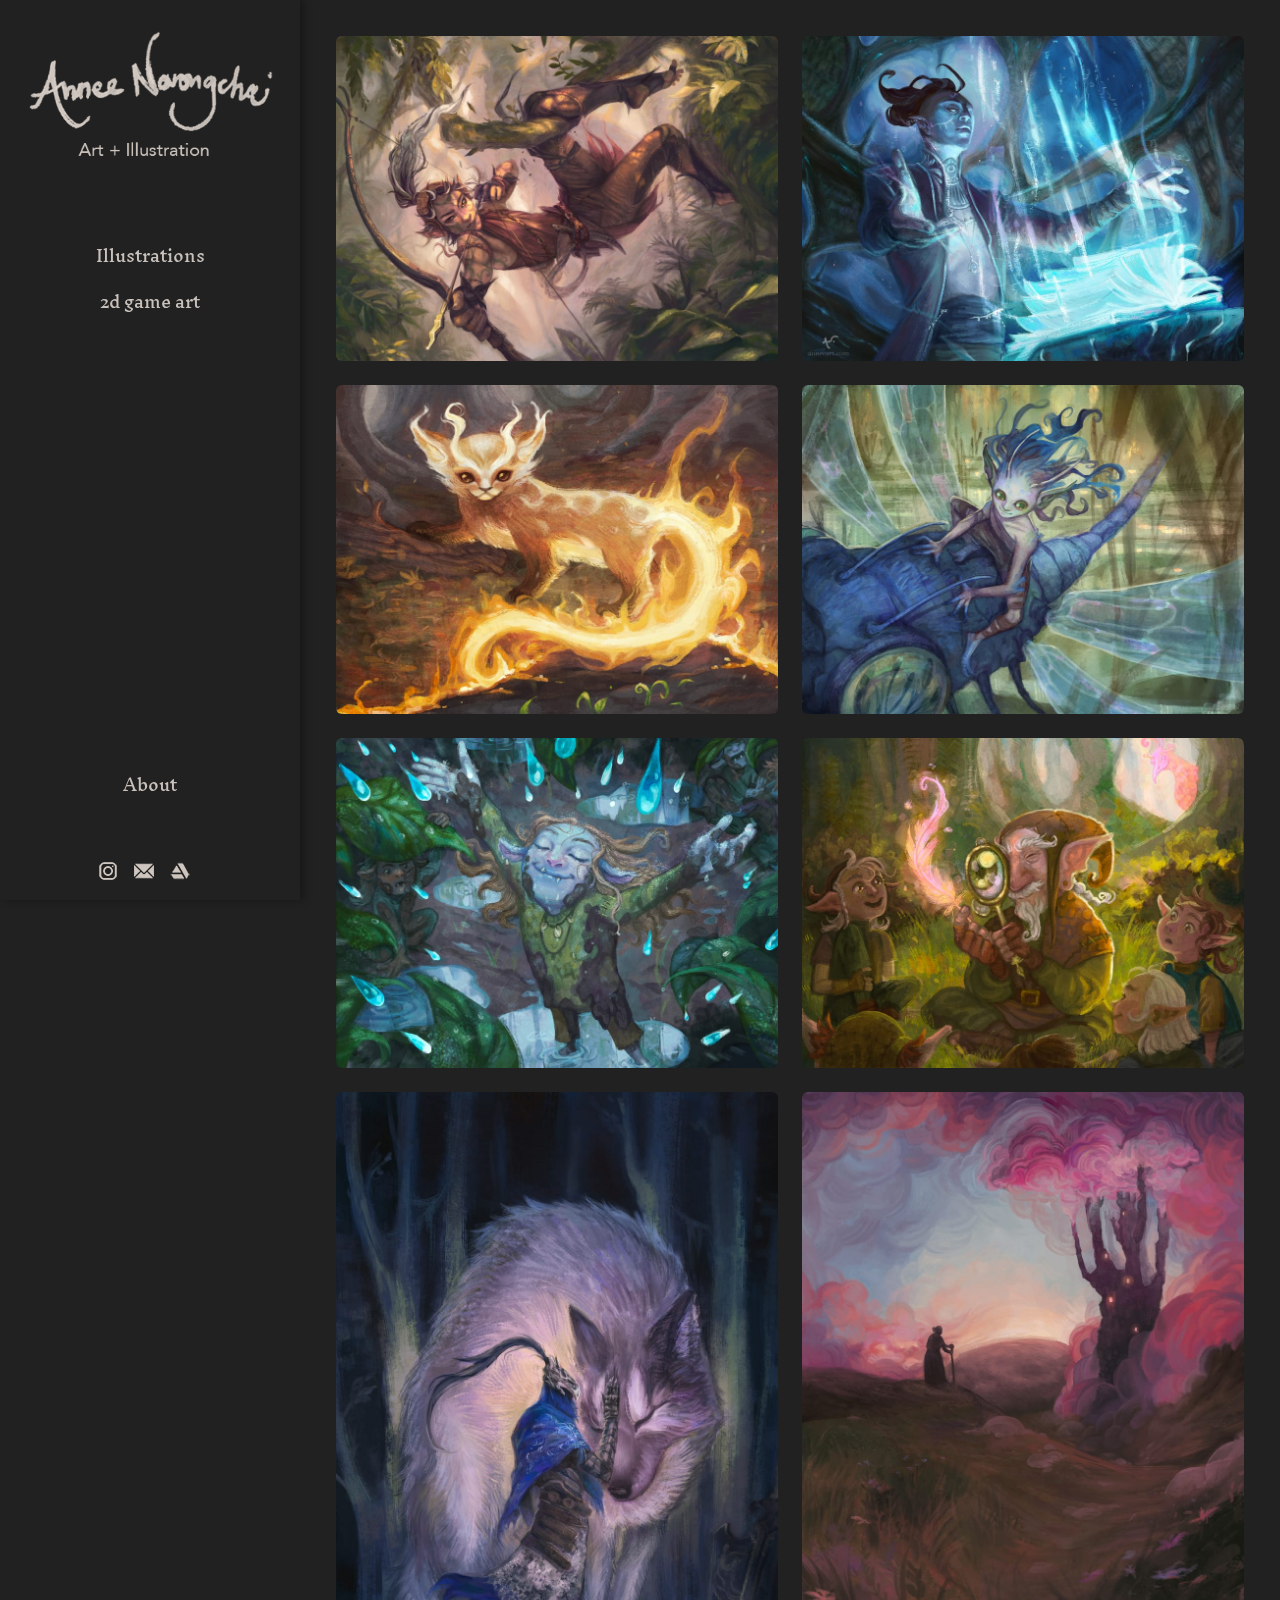
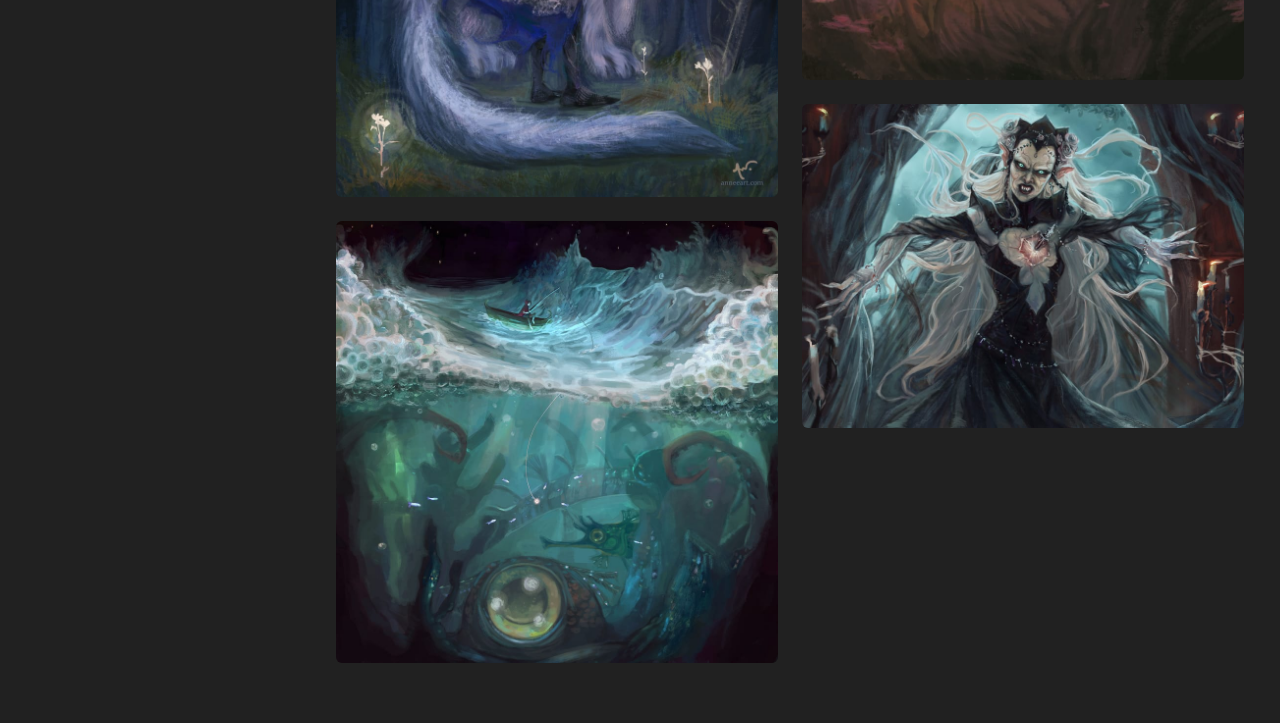
<file: index.html>
<!DOCTYPE html><script type="module" src="/_astro/index.astro_astro_type_script_index_0_lang.jGUUtbEC.js"></script><html lang="en" data-astro-cid-sckkx6r4> <head><meta charset="UTF-8"><meta name="viewport" content="width=device-width"><link rel="icon" href="favicon.ico"><meta name="generator" content="Astro v5.5.4"><meta name="description" content="Annee art"><title>Art by Annee</title><link rel="stylesheet" href="/_astro/index.HK2Gq9-U.css">
<style>@font-face{font-family:AMGaea;src:url(/fonts/AMGaea.ttf)}@font-face{font-family:Volkhov;src:url(/fonts/volkhov/Volkhov-Regular.ttf)}@font-face{font-family:Inknut_Antiqua;src:url(/fonts/Inknut_Antiqua/InknutAntiqua-Regular.ttf)}html,body{height:100%;font-family:Inknut_Antiqua;color:#ababab;line-height:1.4}h1,h2,h3,h4,h5,a{color:#c9c1bb}body{background-color:#212121;display:flex;flex-direction:column;padding:0;margin:0}a{text-decoration:none}a:hover{text-shadow:#fc0 1px 0 10px}.lg-download{display:none}.lg-backdrop{background-color:#0000007a!important}.lg-content{bottom:47px!important}.lg-counter{color:#fff!important}.lg-toolbar .lg-icon{font-size:30px!important;color:#fff!important}.social-icon[data-astro-cid-dv46nlzh]{background-size:cover;display:inline-block;margin-right:12px}img[data-astro-cid-dv46nlzh]{width:20px;height:20px}aside[data-astro-cid-ssfzsv2f]{position:sticky;top:0;display:flex;flex-direction:column;align-items:center;align-self:flex-start;height:calc(100vh - 14px);padding-bottom:14px;box-shadow:4px 0 8px #00000054}a[data-astro-cid-ssfzsv2f]{margin:12px;text-underline-offset:6px;text-align:center}a[data-astro-cid-ssfzsv2f].about{margin-top:auto;margin-bottom:64px}.logo-container[data-astro-cid-ssfzsv2f]{margin:24px 0}.logo[data-astro-cid-ssfzsv2f]{display:block;margin:auto;width:300px}.nav[data-astro-cid-ssfzsv2f]{display:flex;flex-direction:column;margin-top:24px}@media (max-width: 1024px){.logo[data-astro-cid-ssfzsv2f]{width:200px;height:unset}}@media screen and (max-width: 768px){aside[data-astro-cid-ssfzsv2f]{display:none}}header[data-astro-cid-3ef6ksr2]{display:none;align-items:center;margin:auto;flex-wrap:wrap}a[data-astro-cid-3ef6ksr2]{margin:0 12px;text-underline-offset:6px}.about[data-astro-cid-3ef6ksr2]{margin-left:auto;text-align:right;margin-right:72px}.logo[data-astro-cid-3ef6ksr2]{display:block;margin:auto;height:215px;width:401px}.nav[data-astro-cid-3ef6ksr2]{display:flex;flex-grow:1}@media (max-width: 768px){header[data-astro-cid-3ef6ksr2]{display:flex;margin-bottom:24px}.logo[data-astro-cid-3ef6ksr2]{width:200px;height:unset}.logo-container[data-astro-cid-3ef6ksr2]{width:100%}}@media (max-width: 610px){header[data-astro-cid-3ef6ksr2]{font-size:10px}}@media (max-width: 450px){header[data-astro-cid-3ef6ksr2]{font-size:10px}.nav[data-astro-cid-3ef6ksr2]{width:100%;justify-content:center}.about[data-astro-cid-3ef6ksr2]{margin-left:unset;margin-right:unset}.social-icons[data-astro-cid-3ef6ksr2]{width:100%;text-align:center;margin-top:8px}}main[data-astro-cid-sckkx6r4]{display:flex;flex-direction:row}content[data-astro-cid-sckkx6r4]{width:100%}@media (max-width: 1024px){main[data-astro-cid-sckkx6r4]{padding:10px 24px}}@media (max-width: 768px){main[data-astro-cid-sckkx6r4]{flex-direction:column}}@media (max-width: 512px){main[data-astro-cid-sckkx6r4]{padding:8px 12px}}
.column[data-astro-cid-xsatb4a7]{display:flex;flex-direction:column;width:50%;padding:12px}@media (max-width: 1024px){.column[data-astro-cid-xsatb4a7]{width:100%}}.image-container[data-astro-cid-xsatb4a7]{width:100%;position:relative;margin-bottom:24px;cursor:pointer}img[data-astro-cid-xsatb4a7]{display:block;width:100%;border-radius:6px}.hover-block[data-astro-cid-xsatb4a7]{flex-grow:1;height:100%;width:100%;align-items:center;justify-content:center;background-color:#0000;transition:background-color .4s ease-out;position:absolute;top:0;display:flex}.hover-block[data-astro-cid-xsatb4a7] .name[data-astro-cid-xsatb4a7]{display:none}.hover-block[data-astro-cid-xsatb4a7]:hover .name[data-astro-cid-xsatb4a7]{display:block}.image-container[data-astro-cid-xsatb4a7]:hover .hover-block[data-astro-cid-xsatb4a7]{background-color:#0000007c}.main-gallery[data-astro-cid-j7pv25f6]{display:flex;padding:24px}.two-columns[data-astro-cid-j7pv25f6]{display:flex}.one-column[data-astro-cid-j7pv25f6]{display:none}@media (max-width: 1024px){.two-columns[data-astro-cid-j7pv25f6]{display:none}.one-column[data-astro-cid-j7pv25f6]{display:flex;width:100%}}
</style></head> <body data-astro-cid-sckkx6r4> <main data-astro-cid-sckkx6r4> <header class="text-center header" data-astro-cid-3ef6ksr2> <a href="/" class="logo-container" data-astro-cid-3ef6ksr2> <img src="/logo.png" class="logo" fetchpriority="high" loading="eager" data-astro-cid-3ef6ksr2> </a> <div class="nav" data-astro-cid-3ef6ksr2> <a href="/" data-astro-cid-3ef6ksr2>Illustrations</a> <a href="/2d_art" data-astro-cid-3ef6ksr2>2d game art</a> <a href="/about" class="about" data-astro-cid-3ef6ksr2>About</a> </div> <div class="social-icons" data-astro-cid-3ef6ksr2> <div class="social-icons" data-astro-cid-dv46nlzh> <a href="https://instagram.com/annee.naro" target="_blank" data-astro-cid-dv46nlzh> <img src="/icons/instagram.png" class="social-icon" fetchpriority="high" loading="eager" data-astro-cid-dv46nlzh> </a><a href="mailto:anneenaro@gmail.com" target="_blank" data-astro-cid-dv46nlzh> <img src="/icons/email.png" class="social-icon" fetchpriority="high" loading="eager" data-astro-cid-dv46nlzh> </a><a href="https://www.artstation.com/a_n" target="_blank" data-astro-cid-dv46nlzh> <img src="/icons/artstation.png" class="social-icon" fetchpriority="high" loading="eager" data-astro-cid-dv46nlzh> </a> </div> </div> </header> <aside data-astro-cid-ssfzsv2f> <a href="/" class="logo-container" data-astro-cid-ssfzsv2f> <img src="/logo.png" class="logo" fetchpriority="high" loading="eager" data-astro-cid-ssfzsv2f> </a> <div class="nav" data-astro-cid-ssfzsv2f> <a href="/" data-astro-cid-ssfzsv2f>Illustrations</a> <a href="/2d_art" data-astro-cid-ssfzsv2f>2d game art</a> </div> <a href="/about" class="about" data-astro-cid-ssfzsv2f>About</a> <div class="social-icons" data-astro-cid-ssfzsv2f> <div class="social-icons" data-astro-cid-dv46nlzh> <a href="https://instagram.com/annee.naro" target="_blank" data-astro-cid-dv46nlzh> <img src="/icons/instagram.png" class="social-icon" fetchpriority="high" loading="eager" data-astro-cid-dv46nlzh> </a><a href="mailto:anneenaro@gmail.com" target="_blank" data-astro-cid-dv46nlzh> <img src="/icons/email.png" class="social-icon" fetchpriority="high" loading="eager" data-astro-cid-dv46nlzh> </a><a href="https://www.artstation.com/a_n" target="_blank" data-astro-cid-dv46nlzh> <img src="/icons/artstation.png" class="social-icon" fetchpriority="high" loading="eager" data-astro-cid-dv46nlzh> </a> </div> </div> </aside>  <content data-astro-cid-sckkx6r4> <div class="main-gallery" data-astro-cid-j7pv25f6><div id="lightgallery" data-astro-cid-j7pv25f6></div><div class="two-columns" data-astro-cid-j7pv25f6><div class="column" data-astro-cid-xsatb4a7> <div class="image-container" data-image-container data-image-id="Canopy Sharpshooter.jpg" data-astro-cid-xsatb4a7> <img src="/illustrations/thumbnails/Canopy Sharpshooter.jpg" data-astro-cid-xsatb4a7> <div class="hover-block text-center" data-astro-cid-xsatb4a7> <h3 class="name" data-astro-cid-xsatb4a7>Canopy Sharpshooter</h3> </div> </div><div class="image-container" data-image-container data-image-id="Cindertail.jpg" data-astro-cid-xsatb4a7> <img src="/illustrations/thumbnails/Cindertail.jpg" data-astro-cid-xsatb4a7> <div class="hover-block text-center" data-astro-cid-xsatb4a7> <h3 class="name" data-astro-cid-xsatb4a7>Cindertail</h3> </div> </div><div class="image-container" data-image-container data-image-id="Cleansing Rain.jpg" data-astro-cid-xsatb4a7> <img src="/illustrations/thumbnails/Cleansing Rain.jpg" data-astro-cid-xsatb4a7> <div class="hover-block text-center" data-astro-cid-xsatb4a7> <h3 class="name" data-astro-cid-xsatb4a7>Cleansing Rain</h3> </div> </div><div class="image-container" data-image-container data-image-id="Sif and Artorias.png" data-astro-cid-xsatb4a7> <img src="/illustrations/thumbnails/Sif and Artorias.png" data-astro-cid-xsatb4a7> <div class="hover-block text-center" data-astro-cid-xsatb4a7> <h3 class="name" data-astro-cid-xsatb4a7>Sif and Artorias</h3> </div> </div><div class="image-container" data-image-container data-image-id="Out of the Blue.jpg" data-astro-cid-xsatb4a7> <img src="/illustrations/thumbnails/Out of the Blue.jpg" data-astro-cid-xsatb4a7> <div class="hover-block text-center" data-astro-cid-xsatb4a7> <h3 class="name" data-astro-cid-xsatb4a7>Out of the Blue</h3> </div> </div> </div><div class="column" data-astro-cid-xsatb4a7> <div class="image-container" data-image-container data-image-id="mystic_siphon_uploadvers.jpg" data-astro-cid-xsatb4a7> <img src="/illustrations/thumbnails/mystic_siphon_uploadvers.jpg" data-astro-cid-xsatb4a7> <div class="hover-block text-center" data-astro-cid-xsatb4a7> <h3 class="name" data-astro-cid-xsatb4a7>Mystic Siphon</h3> </div> </div><div class="image-container" data-image-container data-image-id="The Flyer.jpg" data-astro-cid-xsatb4a7> <img src="/illustrations/thumbnails/The Flyer.jpg" data-astro-cid-xsatb4a7> <div class="hover-block text-center" data-astro-cid-xsatb4a7> <h3 class="name" data-astro-cid-xsatb4a7>The Flyer</h3> </div> </div><div class="image-container" data-image-container data-image-id="Feather Finder.jpg" data-astro-cid-xsatb4a7> <img src="/illustrations/thumbnails/Feather Finder.jpg" data-astro-cid-xsatb4a7> <div class="hover-block text-center" data-astro-cid-xsatb4a7> <h3 class="name" data-astro-cid-xsatb4a7>Feather Finder</h3> </div> </div><div class="image-container" data-image-container data-image-id="Sophie and the Castle.jpg" data-astro-cid-xsatb4a7> <img src="/illustrations/thumbnails/Sophie and the Castle.jpg" data-astro-cid-xsatb4a7> <div class="hover-block text-center" data-astro-cid-xsatb4a7> <h3 class="name" data-astro-cid-xsatb4a7>Sophie and the Castle</h3> </div> </div><div class="image-container" data-image-container data-image-id="Yvitri, the Undying Undead.jpg" data-astro-cid-xsatb4a7> <img src="/illustrations/thumbnails/Yvitri, the Undying Undead.jpg" data-astro-cid-xsatb4a7> <div class="hover-block text-center" data-astro-cid-xsatb4a7> <h3 class="name" data-astro-cid-xsatb4a7>Yvitri, the Undying Undead</h3> </div> </div> </div></div><div class="one-column" data-astro-cid-j7pv25f6><div class="column" data-astro-cid-xsatb4a7> <div class="image-container" data-image-container data-image-id="Canopy Sharpshooter.jpg" data-astro-cid-xsatb4a7> <img src="/illustrations/thumbnails/Canopy Sharpshooter.jpg" data-astro-cid-xsatb4a7> <div class="hover-block text-center" data-astro-cid-xsatb4a7> <h3 class="name" data-astro-cid-xsatb4a7>Canopy Sharpshooter</h3> </div> </div><div class="image-container" data-image-container data-image-id="mystic_siphon_uploadvers.jpg" data-astro-cid-xsatb4a7> <img src="/illustrations/thumbnails/mystic_siphon_uploadvers.jpg" data-astro-cid-xsatb4a7> <div class="hover-block text-center" data-astro-cid-xsatb4a7> <h3 class="name" data-astro-cid-xsatb4a7>Mystic Siphon</h3> </div> </div><div class="image-container" data-image-container data-image-id="Cindertail.jpg" data-astro-cid-xsatb4a7> <img src="/illustrations/thumbnails/Cindertail.jpg" data-astro-cid-xsatb4a7> <div class="hover-block text-center" data-astro-cid-xsatb4a7> <h3 class="name" data-astro-cid-xsatb4a7>Cindertail</h3> </div> </div><div class="image-container" data-image-container data-image-id="The Flyer.jpg" data-astro-cid-xsatb4a7> <img src="/illustrations/thumbnails/The Flyer.jpg" data-astro-cid-xsatb4a7> <div class="hover-block text-center" data-astro-cid-xsatb4a7> <h3 class="name" data-astro-cid-xsatb4a7>The Flyer</h3> </div> </div><div class="image-container" data-image-container data-image-id="Cleansing Rain.jpg" data-astro-cid-xsatb4a7> <img src="/illustrations/thumbnails/Cleansing Rain.jpg" data-astro-cid-xsatb4a7> <div class="hover-block text-center" data-astro-cid-xsatb4a7> <h3 class="name" data-astro-cid-xsatb4a7>Cleansing Rain</h3> </div> </div><div class="image-container" data-image-container data-image-id="Feather Finder.jpg" data-astro-cid-xsatb4a7> <img src="/illustrations/thumbnails/Feather Finder.jpg" data-astro-cid-xsatb4a7> <div class="hover-block text-center" data-astro-cid-xsatb4a7> <h3 class="name" data-astro-cid-xsatb4a7>Feather Finder</h3> </div> </div><div class="image-container" data-image-container data-image-id="Sif and Artorias.png" data-astro-cid-xsatb4a7> <img src="/illustrations/thumbnails/Sif and Artorias.png" data-astro-cid-xsatb4a7> <div class="hover-block text-center" data-astro-cid-xsatb4a7> <h3 class="name" data-astro-cid-xsatb4a7>Sif and Artorias</h3> </div> </div><div class="image-container" data-image-container data-image-id="Sophie and the Castle.jpg" data-astro-cid-xsatb4a7> <img src="/illustrations/thumbnails/Sophie and the Castle.jpg" data-astro-cid-xsatb4a7> <div class="hover-block text-center" data-astro-cid-xsatb4a7> <h3 class="name" data-astro-cid-xsatb4a7>Sophie and the Castle</h3> </div> </div><div class="image-container" data-image-container data-image-id="Yvitri, the Undying Undead.jpg" data-astro-cid-xsatb4a7> <img src="/illustrations/thumbnails/Yvitri, the Undying Undead.jpg" data-astro-cid-xsatb4a7> <div class="hover-block text-center" data-astro-cid-xsatb4a7> <h3 class="name" data-astro-cid-xsatb4a7>Yvitri, the Undying Undead</h3> </div> </div><div class="image-container" data-image-container data-image-id="Out of the Blue.jpg" data-astro-cid-xsatb4a7> <img src="/illustrations/thumbnails/Out of the Blue.jpg" data-astro-cid-xsatb4a7> <div class="hover-block text-center" data-astro-cid-xsatb4a7> <h3 class="name" data-astro-cid-xsatb4a7>Out of the Blue</h3> </div> </div> </div></div></div> </content> </main>  </body></html>
</file>
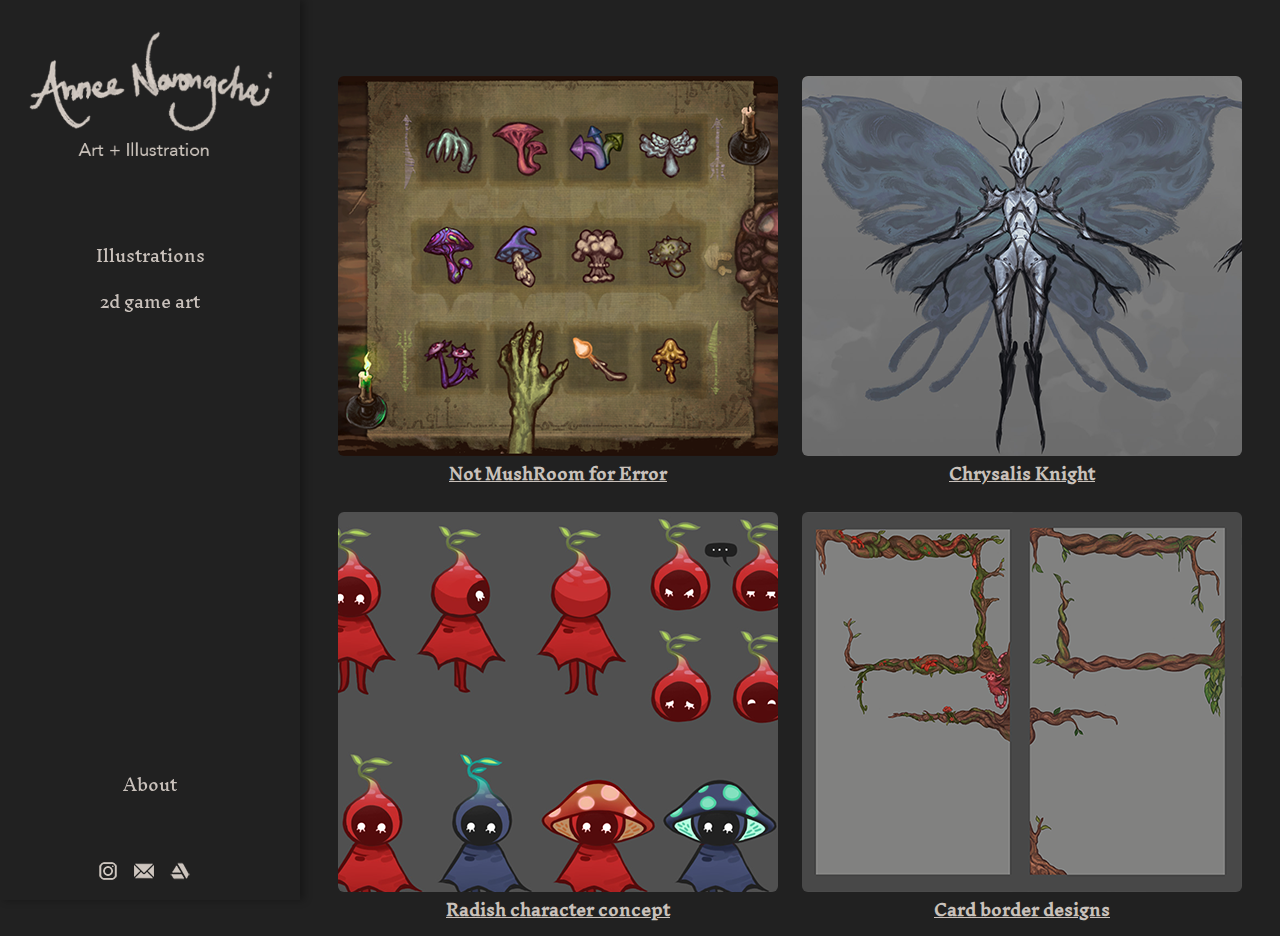
<file: 2d_art/index.html>
<!DOCTYPE html><html lang="en" data-astro-cid-sckkx6r4> <head><meta charset="UTF-8"><meta name="viewport" content="width=device-width"><link rel="icon" href="favicon.ico"><meta name="generator" content="Astro v5.5.4"><meta name="description" content="Annee art"><title>Art by Annee</title><style>@font-face{font-family:AMGaea;src:url(/fonts/AMGaea.ttf)}@font-face{font-family:Volkhov;src:url(/fonts/volkhov/Volkhov-Regular.ttf)}@font-face{font-family:Inknut_Antiqua;src:url(/fonts/Inknut_Antiqua/InknutAntiqua-Regular.ttf)}html,body{height:100%;font-family:Inknut_Antiqua;color:#ababab;line-height:1.4}h1,h2,h3,h4,h5,a{color:#c9c1bb}body{background-color:#212121;display:flex;flex-direction:column;padding:0;margin:0}a{text-decoration:none}a:hover{text-shadow:#fc0 1px 0 10px}.lg-download{display:none}.lg-backdrop{background-color:#0000007a!important}.lg-content{bottom:47px!important}.lg-counter{color:#fff!important}.lg-toolbar .lg-icon{font-size:30px!important;color:#fff!important}.social-icon[data-astro-cid-dv46nlzh]{background-size:cover;display:inline-block;margin-right:12px}img[data-astro-cid-dv46nlzh]{width:20px;height:20px}aside[data-astro-cid-ssfzsv2f]{position:sticky;top:0;display:flex;flex-direction:column;align-items:center;align-self:flex-start;height:calc(100vh - 14px);padding-bottom:14px;box-shadow:4px 0 8px #00000054}a[data-astro-cid-ssfzsv2f]{margin:12px;text-underline-offset:6px;text-align:center}a[data-astro-cid-ssfzsv2f].about{margin-top:auto;margin-bottom:64px}.logo-container[data-astro-cid-ssfzsv2f]{margin:24px 0}.logo[data-astro-cid-ssfzsv2f]{display:block;margin:auto;width:300px}.nav[data-astro-cid-ssfzsv2f]{display:flex;flex-direction:column;margin-top:24px}@media (max-width: 1024px){.logo[data-astro-cid-ssfzsv2f]{width:200px;height:unset}}@media screen and (max-width: 768px){aside[data-astro-cid-ssfzsv2f]{display:none}}header[data-astro-cid-3ef6ksr2]{display:none;align-items:center;margin:auto;flex-wrap:wrap}a[data-astro-cid-3ef6ksr2]{margin:0 12px;text-underline-offset:6px}.about[data-astro-cid-3ef6ksr2]{margin-left:auto;text-align:right;margin-right:72px}.logo[data-astro-cid-3ef6ksr2]{display:block;margin:auto;height:215px;width:401px}.nav[data-astro-cid-3ef6ksr2]{display:flex;flex-grow:1}@media (max-width: 768px){header[data-astro-cid-3ef6ksr2]{display:flex;margin-bottom:24px}.logo[data-astro-cid-3ef6ksr2]{width:200px;height:unset}.logo-container[data-astro-cid-3ef6ksr2]{width:100%}}@media (max-width: 610px){header[data-astro-cid-3ef6ksr2]{font-size:10px}}@media (max-width: 450px){header[data-astro-cid-3ef6ksr2]{font-size:10px}.nav[data-astro-cid-3ef6ksr2]{width:100%;justify-content:center}.about[data-astro-cid-3ef6ksr2]{margin-left:unset;margin-right:unset}.social-icons[data-astro-cid-3ef6ksr2]{width:100%;text-align:center;margin-top:8px}}main[data-astro-cid-sckkx6r4]{display:flex;flex-direction:row}content[data-astro-cid-sckkx6r4]{width:100%}@media (max-width: 1024px){main[data-astro-cid-sckkx6r4]{padding:10px 24px}}@media (max-width: 768px){main[data-astro-cid-sckkx6r4]{flex-direction:column}}@media (max-width: 512px){main[data-astro-cid-sckkx6r4]{padding:8px 12px}}
a[data-astro-cid-xl7pmgzu]{text-align:center;display:inline-block;text-decoration:underline;margin:24px}h4[data-astro-cid-xl7pmgzu]{margin:2px}img[data-astro-cid-xl7pmgzu]{width:440px;max-width:100%;object-fit:cover;border-radius:6px}@media screen and (max-width: 1500px){a[data-astro-cid-xl7pmgzu]{margin:12px}}@media screen and (max-width: 1024px){a[data-astro-cid-xl7pmgzu]{margin:12px 0;width:100%}}@media screen and (max-width: 512px){img[data-astro-cid-xl7pmgzu]{width:336px}}.projects[data-astro-cid-nmnpn3sf]{display:flex;flex-direction:row;flex-wrap:wrap;padding-top:64px;justify-content:center}@media screen and (max-width: 1024px){.projects[data-astro-cid-nmnpn3sf]{padding-top:24px}}
</style></head> <body data-astro-cid-sckkx6r4> <main data-astro-cid-sckkx6r4> <header class="text-center header" data-astro-cid-3ef6ksr2> <a href="/" class="logo-container" data-astro-cid-3ef6ksr2> <img src="/logo.png" class="logo" fetchpriority="high" loading="eager" data-astro-cid-3ef6ksr2> </a> <div class="nav" data-astro-cid-3ef6ksr2> <a href="/" data-astro-cid-3ef6ksr2>Illustrations</a> <a href="/2d_art" data-astro-cid-3ef6ksr2>2d game art</a> <a href="/about" class="about" data-astro-cid-3ef6ksr2>About</a> </div> <div class="social-icons" data-astro-cid-3ef6ksr2> <div class="social-icons" data-astro-cid-dv46nlzh> <a href="https://instagram.com/annee.naro" target="_blank" data-astro-cid-dv46nlzh> <img src="/icons/instagram.png" class="social-icon" fetchpriority="high" loading="eager" data-astro-cid-dv46nlzh> </a><a href="mailto:anneenaro@gmail.com" target="_blank" data-astro-cid-dv46nlzh> <img src="/icons/email.png" class="social-icon" fetchpriority="high" loading="eager" data-astro-cid-dv46nlzh> </a><a href="https://www.artstation.com/a_n" target="_blank" data-astro-cid-dv46nlzh> <img src="/icons/artstation.png" class="social-icon" fetchpriority="high" loading="eager" data-astro-cid-dv46nlzh> </a> </div> </div> </header> <aside data-astro-cid-ssfzsv2f> <a href="/" class="logo-container" data-astro-cid-ssfzsv2f> <img src="/logo.png" class="logo" fetchpriority="high" loading="eager" data-astro-cid-ssfzsv2f> </a> <div class="nav" data-astro-cid-ssfzsv2f> <a href="/" data-astro-cid-ssfzsv2f>Illustrations</a> <a href="/2d_art" data-astro-cid-ssfzsv2f>2d game art</a> </div> <a href="/about" class="about" data-astro-cid-ssfzsv2f>About</a> <div class="social-icons" data-astro-cid-ssfzsv2f> <div class="social-icons" data-astro-cid-dv46nlzh> <a href="https://instagram.com/annee.naro" target="_blank" data-astro-cid-dv46nlzh> <img src="/icons/instagram.png" class="social-icon" fetchpriority="high" loading="eager" data-astro-cid-dv46nlzh> </a><a href="mailto:anneenaro@gmail.com" target="_blank" data-astro-cid-dv46nlzh> <img src="/icons/email.png" class="social-icon" fetchpriority="high" loading="eager" data-astro-cid-dv46nlzh> </a><a href="https://www.artstation.com/a_n" target="_blank" data-astro-cid-dv46nlzh> <img src="/icons/artstation.png" class="social-icon" fetchpriority="high" loading="eager" data-astro-cid-dv46nlzh> </a> </div> </div> </aside>  <content data-astro-cid-sckkx6r4>  <div class="projects" data-astro-cid-nmnpn3sf> <a href="/2d_art/projects/mushroom" class="project" data-astro-cid-xl7pmgzu> <img src="/game-art/thumbs/mushroom_thumb.png" alt="Not MushRoom for Error" data-astro-cid-xl7pmgzu> <h4 class="title" data-astro-cid-xl7pmgzu>Not MushRoom for Error</h4> </a> <a href="/2d_art/projects/chrysalis" class="project" data-astro-cid-xl7pmgzu> <img src="/game-art/thumbs/chrysalishknight_thumb.png" alt="Chrysalis Knight" data-astro-cid-xl7pmgzu> <h4 class="title" data-astro-cid-xl7pmgzu>Chrysalis Knight</h4> </a> <a href="/2d_art/projects/radish" class="project" data-astro-cid-xl7pmgzu> <img src="/game-art/thumbs/radish_thumb.png" alt="Radish character concept" data-astro-cid-xl7pmgzu> <h4 class="title" data-astro-cid-xl7pmgzu>Radish character concept</h4> </a> <a href="/2d_art/projects/borders" class="project" data-astro-cid-xl7pmgzu> <img src="/game-art/thumbs/cardborder_thumb.png" alt="Card border designs" data-astro-cid-xl7pmgzu> <h4 class="title" data-astro-cid-xl7pmgzu>Card border designs</h4> </a>  </div>  </content> </main>  </body></html>
</file>
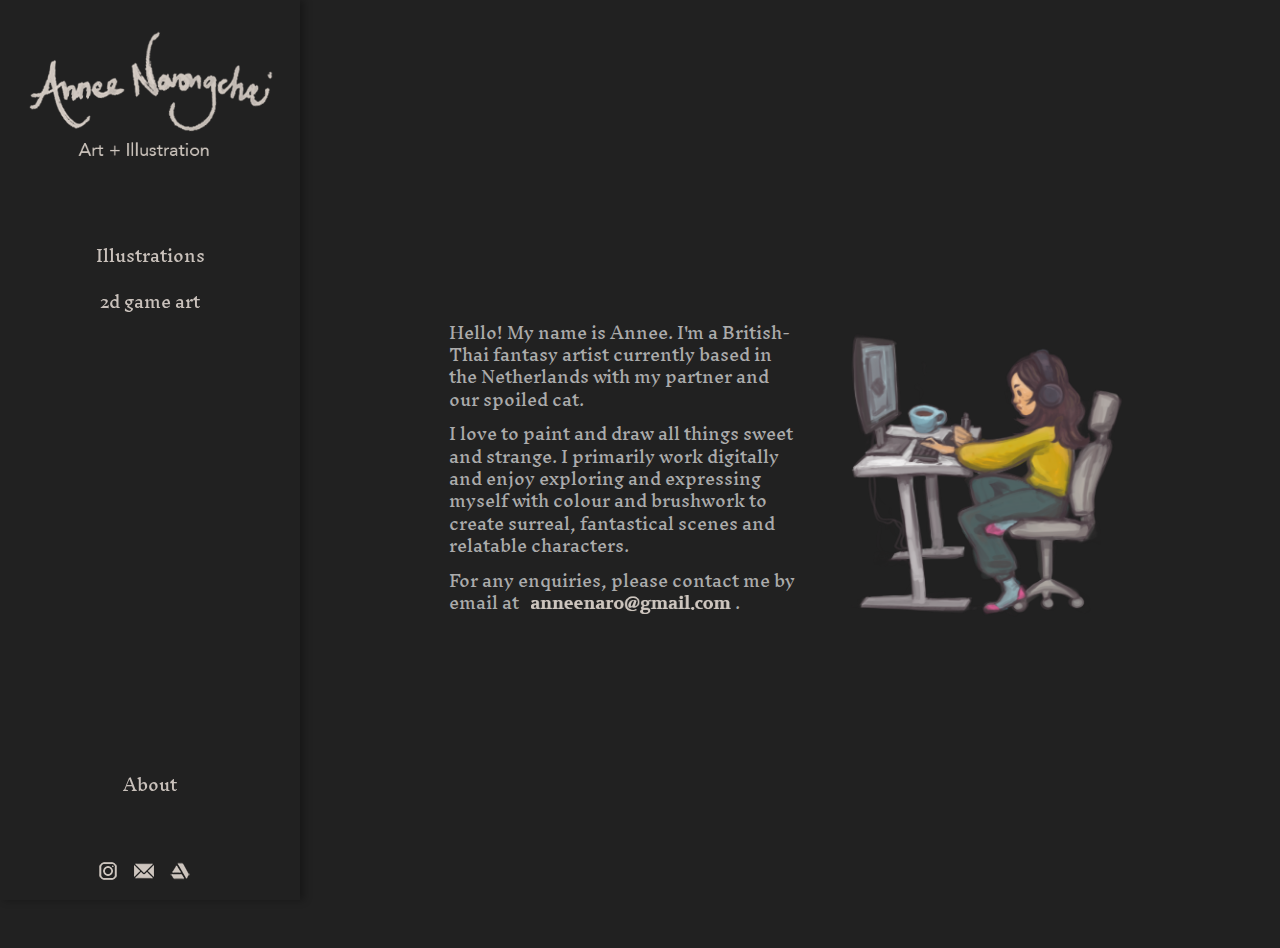
<file: about/index.html>
<!DOCTYPE html><html lang="en" data-astro-cid-sckkx6r4> <head><meta charset="UTF-8"><meta name="viewport" content="width=device-width"><link rel="icon" href="favicon.ico"><meta name="generator" content="Astro v5.5.4"><meta name="description" content="Annee art"><title>Art by Annee</title><style>@font-face{font-family:AMGaea;src:url(/fonts/AMGaea.ttf)}@font-face{font-family:Volkhov;src:url(/fonts/volkhov/Volkhov-Regular.ttf)}@font-face{font-family:Inknut_Antiqua;src:url(/fonts/Inknut_Antiqua/InknutAntiqua-Regular.ttf)}html,body{height:100%;font-family:Inknut_Antiqua;color:#ababab;line-height:1.4}h1,h2,h3,h4,h5,a{color:#c9c1bb}body{background-color:#212121;display:flex;flex-direction:column;padding:0;margin:0}a{text-decoration:none}a:hover{text-shadow:#fc0 1px 0 10px}.lg-download{display:none}.lg-backdrop{background-color:#0000007a!important}.lg-content{bottom:47px!important}.lg-counter{color:#fff!important}.lg-toolbar .lg-icon{font-size:30px!important;color:#fff!important}.social-icon[data-astro-cid-dv46nlzh]{background-size:cover;display:inline-block;margin-right:12px}img[data-astro-cid-dv46nlzh]{width:20px;height:20px}aside[data-astro-cid-ssfzsv2f]{position:sticky;top:0;display:flex;flex-direction:column;align-items:center;align-self:flex-start;height:calc(100vh - 14px);padding-bottom:14px;box-shadow:4px 0 8px #00000054}a[data-astro-cid-ssfzsv2f]{margin:12px;text-underline-offset:6px;text-align:center}a[data-astro-cid-ssfzsv2f].about{margin-top:auto;margin-bottom:64px}.logo-container[data-astro-cid-ssfzsv2f]{margin:24px 0}.logo[data-astro-cid-ssfzsv2f]{display:block;margin:auto;width:300px}.nav[data-astro-cid-ssfzsv2f]{display:flex;flex-direction:column;margin-top:24px}@media (max-width: 1024px){.logo[data-astro-cid-ssfzsv2f]{width:200px;height:unset}}@media screen and (max-width: 768px){aside[data-astro-cid-ssfzsv2f]{display:none}}header[data-astro-cid-3ef6ksr2]{display:none;align-items:center;margin:auto;flex-wrap:wrap}a[data-astro-cid-3ef6ksr2]{margin:0 12px;text-underline-offset:6px}.about[data-astro-cid-3ef6ksr2]{margin-left:auto;text-align:right;margin-right:72px}.logo[data-astro-cid-3ef6ksr2]{display:block;margin:auto;height:215px;width:401px}.nav[data-astro-cid-3ef6ksr2]{display:flex;flex-grow:1}@media (max-width: 768px){header[data-astro-cid-3ef6ksr2]{display:flex;margin-bottom:24px}.logo[data-astro-cid-3ef6ksr2]{width:200px;height:unset}.logo-container[data-astro-cid-3ef6ksr2]{width:100%}}@media (max-width: 610px){header[data-astro-cid-3ef6ksr2]{font-size:10px}}@media (max-width: 450px){header[data-astro-cid-3ef6ksr2]{font-size:10px}.nav[data-astro-cid-3ef6ksr2]{width:100%;justify-content:center}.about[data-astro-cid-3ef6ksr2]{margin-left:unset;margin-right:unset}.social-icons[data-astro-cid-3ef6ksr2]{width:100%;text-align:center;margin-top:8px}}main[data-astro-cid-sckkx6r4]{display:flex;flex-direction:row}content[data-astro-cid-sckkx6r4]{width:100%}@media (max-width: 1024px){main[data-astro-cid-sckkx6r4]{padding:10px 24px}}@media (max-width: 768px){main[data-astro-cid-sckkx6r4]{flex-direction:column}}@media (max-width: 512px){main[data-astro-cid-sckkx6r4]{padding:8px 12px}}
.about[data-astro-cid-kh7btl4r]{height:100%;display:flex;justify-content:center;align-items:center;padding:24px;flex-wrap:wrap}p[data-astro-cid-kh7btl4r]{width:350px;margin-right:32px}span[data-astro-cid-kh7btl4r]{margin-bottom:12px;display:block}.email-image[data-astro-cid-kh7btl4r]{display:inline-block;margin-left:8px;vertical-align:middle}
</style></head> <body data-astro-cid-sckkx6r4> <main data-astro-cid-sckkx6r4> <header class="text-center header" data-astro-cid-3ef6ksr2> <a href="/" class="logo-container" data-astro-cid-3ef6ksr2> <img src="/logo.png" class="logo" fetchpriority="high" loading="eager" data-astro-cid-3ef6ksr2> </a> <div class="nav" data-astro-cid-3ef6ksr2> <a href="/" data-astro-cid-3ef6ksr2>Illustrations</a> <a href="/2d_art" data-astro-cid-3ef6ksr2>2d game art</a> <a href="/about" class="about" data-astro-cid-3ef6ksr2>About</a> </div> <div class="social-icons" data-astro-cid-3ef6ksr2> <div class="social-icons" data-astro-cid-dv46nlzh> <a href="https://instagram.com/annee.naro" target="_blank" data-astro-cid-dv46nlzh> <img src="/icons/instagram.png" class="social-icon" fetchpriority="high" loading="eager" data-astro-cid-dv46nlzh> </a><a href="mailto:anneenaro@gmail.com" target="_blank" data-astro-cid-dv46nlzh> <img src="/icons/email.png" class="social-icon" fetchpriority="high" loading="eager" data-astro-cid-dv46nlzh> </a><a href="https://www.artstation.com/a_n" target="_blank" data-astro-cid-dv46nlzh> <img src="/icons/artstation.png" class="social-icon" fetchpriority="high" loading="eager" data-astro-cid-dv46nlzh> </a> </div> </div> </header> <aside data-astro-cid-ssfzsv2f> <a href="/" class="logo-container" data-astro-cid-ssfzsv2f> <img src="/logo.png" class="logo" fetchpriority="high" loading="eager" data-astro-cid-ssfzsv2f> </a> <div class="nav" data-astro-cid-ssfzsv2f> <a href="/" data-astro-cid-ssfzsv2f>Illustrations</a> <a href="/2d_art" data-astro-cid-ssfzsv2f>2d game art</a> </div> <a href="/about" class="about" data-astro-cid-ssfzsv2f>About</a> <div class="social-icons" data-astro-cid-ssfzsv2f> <div class="social-icons" data-astro-cid-dv46nlzh> <a href="https://instagram.com/annee.naro" target="_blank" data-astro-cid-dv46nlzh> <img src="/icons/instagram.png" class="social-icon" fetchpriority="high" loading="eager" data-astro-cid-dv46nlzh> </a><a href="mailto:anneenaro@gmail.com" target="_blank" data-astro-cid-dv46nlzh> <img src="/icons/email.png" class="social-icon" fetchpriority="high" loading="eager" data-astro-cid-dv46nlzh> </a><a href="https://www.artstation.com/a_n" target="_blank" data-astro-cid-dv46nlzh> <img src="/icons/artstation.png" class="social-icon" fetchpriority="high" loading="eager" data-astro-cid-dv46nlzh> </a> </div> </div> </aside>  <content data-astro-cid-sckkx6r4> <div class="about" data-astro-cid-kh7btl4r><p data-astro-cid-kh7btl4r><span data-astro-cid-kh7btl4r>
Hello! My name is Annee. I'm a British-Thai fantasy artist currently based in the
        Netherlands with my partner and our spoiled cat.
</span><span data-astro-cid-kh7btl4r>
I love to paint and draw all things sweet and strange. I primarily work digitally and enjoy
        exploring and expressing myself with colour and brushwork to create surreal, fantastical
        scenes and relatable characters.
</span><span data-astro-cid-kh7btl4r>
For any enquiries, please contact me by email at
<a href="mailto:anneenaro@gmail.com" data-astro-cid-kh7btl4r><img src="/about/email.png" class="email-image" width="200" style="" data-astro-cid-kh7btl4r></a>
.
</span></p><img src="/about/smallmi.png" width="300" class="about-img" data-astro-cid-kh7btl4r></div> </content> </main>  </body></html>
</file>
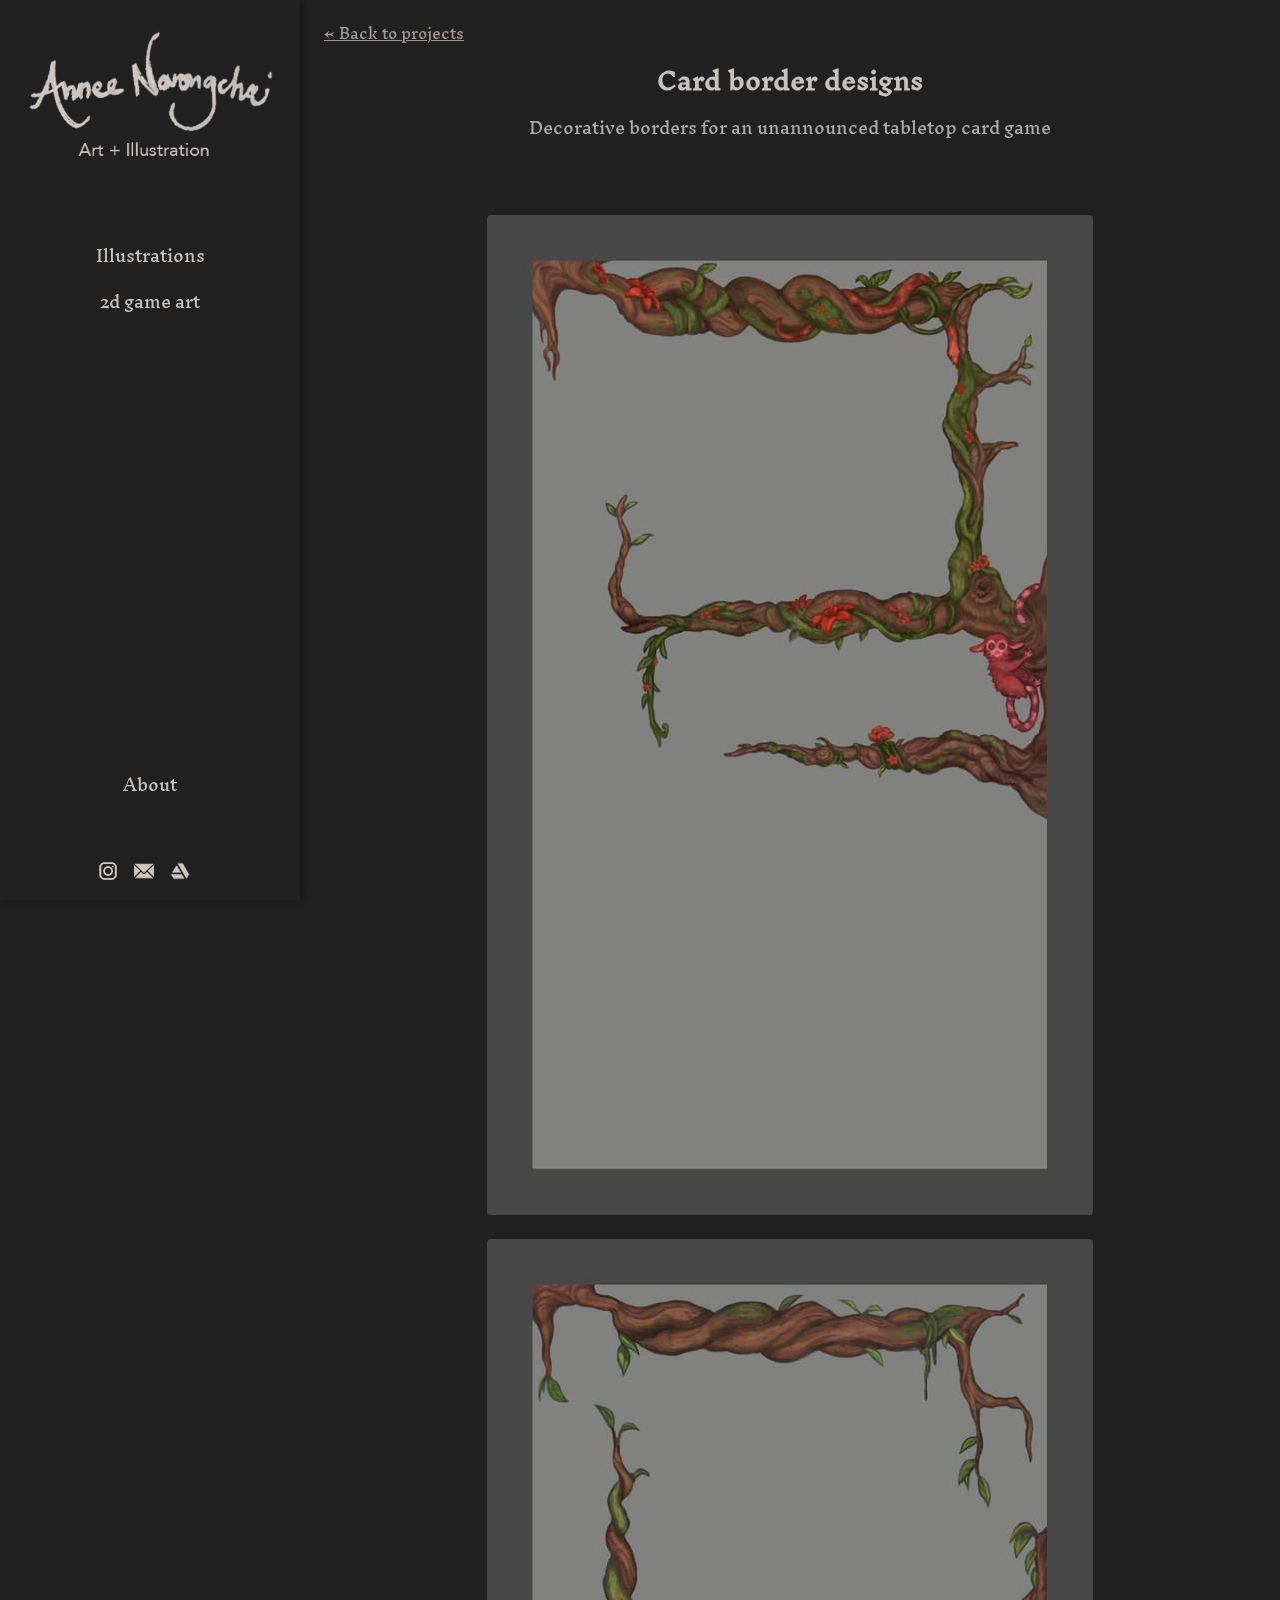
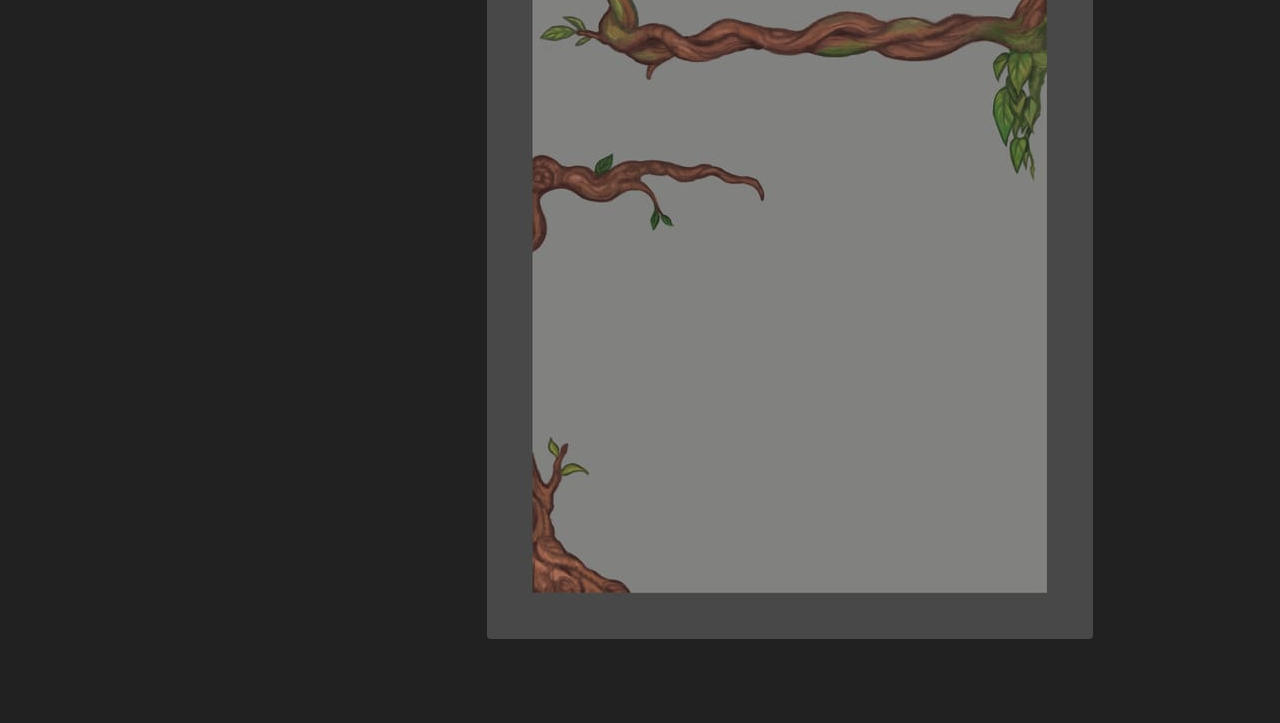
<file: 2d_art/projects/borders/index.html>
<!DOCTYPE html><html lang="en" data-astro-cid-sckkx6r4> <head><meta charset="UTF-8"><meta name="viewport" content="width=device-width"><link rel="icon" href="favicon.ico"><meta name="generator" content="Astro v5.5.4"><meta name="description" content="Annee art"><title>Art by Annee</title><style>@font-face{font-family:AMGaea;src:url(/fonts/AMGaea.ttf)}@font-face{font-family:Volkhov;src:url(/fonts/volkhov/Volkhov-Regular.ttf)}@font-face{font-family:Inknut_Antiqua;src:url(/fonts/Inknut_Antiqua/InknutAntiqua-Regular.ttf)}html,body{height:100%;font-family:Inknut_Antiqua;color:#ababab;line-height:1.4}h1,h2,h3,h4,h5,a{color:#c9c1bb}body{background-color:#212121;display:flex;flex-direction:column;padding:0;margin:0}a{text-decoration:none}a:hover{text-shadow:#fc0 1px 0 10px}.lg-download{display:none}.lg-backdrop{background-color:#0000007a!important}.lg-content{bottom:47px!important}.lg-counter{color:#fff!important}.lg-toolbar .lg-icon{font-size:30px!important;color:#fff!important}.social-icon[data-astro-cid-dv46nlzh]{background-size:cover;display:inline-block;margin-right:12px}img[data-astro-cid-dv46nlzh]{width:20px;height:20px}aside[data-astro-cid-ssfzsv2f]{position:sticky;top:0;display:flex;flex-direction:column;align-items:center;align-self:flex-start;height:calc(100vh - 14px);padding-bottom:14px;box-shadow:4px 0 8px #00000054}a[data-astro-cid-ssfzsv2f]{margin:12px;text-underline-offset:6px;text-align:center}a[data-astro-cid-ssfzsv2f].about{margin-top:auto;margin-bottom:64px}.logo-container[data-astro-cid-ssfzsv2f]{margin:24px 0}.logo[data-astro-cid-ssfzsv2f]{display:block;margin:auto;width:300px}.nav[data-astro-cid-ssfzsv2f]{display:flex;flex-direction:column;margin-top:24px}@media (max-width: 1024px){.logo[data-astro-cid-ssfzsv2f]{width:200px;height:unset}}@media screen and (max-width: 768px){aside[data-astro-cid-ssfzsv2f]{display:none}}header[data-astro-cid-3ef6ksr2]{display:none;align-items:center;margin:auto;flex-wrap:wrap}a[data-astro-cid-3ef6ksr2]{margin:0 12px;text-underline-offset:6px}.about[data-astro-cid-3ef6ksr2]{margin-left:auto;text-align:right;margin-right:72px}.logo[data-astro-cid-3ef6ksr2]{display:block;margin:auto;height:215px;width:401px}.nav[data-astro-cid-3ef6ksr2]{display:flex;flex-grow:1}@media (max-width: 768px){header[data-astro-cid-3ef6ksr2]{display:flex;margin-bottom:24px}.logo[data-astro-cid-3ef6ksr2]{width:200px;height:unset}.logo-container[data-astro-cid-3ef6ksr2]{width:100%}}@media (max-width: 610px){header[data-astro-cid-3ef6ksr2]{font-size:10px}}@media (max-width: 450px){header[data-astro-cid-3ef6ksr2]{font-size:10px}.nav[data-astro-cid-3ef6ksr2]{width:100%;justify-content:center}.about[data-astro-cid-3ef6ksr2]{margin-left:unset;margin-right:unset}.social-icons[data-astro-cid-3ef6ksr2]{width:100%;text-align:center;margin-top:8px}}main[data-astro-cid-sckkx6r4]{display:flex;flex-direction:row}content[data-astro-cid-sckkx6r4]{width:100%}@media (max-width: 1024px){main[data-astro-cid-sckkx6r4]{padding:10px 24px}}@media (max-width: 768px){main[data-astro-cid-sckkx6r4]{flex-direction:column}}@media (max-width: 512px){main[data-astro-cid-sckkx6r4]{padding:8px 12px}}
.project[data-astro-cid-2la33xo4]{padding:24px;position:relative}.back[data-astro-cid-2la33xo4]{display:block;position:sticky;top:24px;text-align:left;text-decoration:underline;font-size:14px;color:#a19890}div[data-astro-cid-2la33xo4]{text-align:center}.images[data-astro-cid-2la33xo4]{display:flex;flex-wrap:wrap;align-items:center;justify-content:center;flex-direction:row;padding:48px}@media screen and (max-width: 1024px){.project[data-astro-cid-2la33xo4]{padding:12px}.images[data-astro-cid-2la33xo4]{padding:24px}}img[data-astro-cid-2la33xo4]{max-width:100%;margin:12px;border-radius:4px}
</style></head> <body data-astro-cid-sckkx6r4> <main data-astro-cid-sckkx6r4> <header class="text-center header" data-astro-cid-3ef6ksr2> <a href="/" class="logo-container" data-astro-cid-3ef6ksr2> <img src="/logo.png" class="logo" fetchpriority="high" loading="eager" data-astro-cid-3ef6ksr2> </a> <div class="nav" data-astro-cid-3ef6ksr2> <a href="/" data-astro-cid-3ef6ksr2>Illustrations</a> <a href="/2d_art" data-astro-cid-3ef6ksr2>2d game art</a> <a href="/about" class="about" data-astro-cid-3ef6ksr2>About</a> </div> <div class="social-icons" data-astro-cid-3ef6ksr2> <div class="social-icons" data-astro-cid-dv46nlzh> <a href="https://instagram.com/annee.naro" target="_blank" data-astro-cid-dv46nlzh> <img src="/icons/instagram.png" class="social-icon" fetchpriority="high" loading="eager" data-astro-cid-dv46nlzh> </a><a href="mailto:anneenaro@gmail.com" target="_blank" data-astro-cid-dv46nlzh> <img src="/icons/email.png" class="social-icon" fetchpriority="high" loading="eager" data-astro-cid-dv46nlzh> </a><a href="https://www.artstation.com/a_n" target="_blank" data-astro-cid-dv46nlzh> <img src="/icons/artstation.png" class="social-icon" fetchpriority="high" loading="eager" data-astro-cid-dv46nlzh> </a> </div> </div> </header> <aside data-astro-cid-ssfzsv2f> <a href="/" class="logo-container" data-astro-cid-ssfzsv2f> <img src="/logo.png" class="logo" fetchpriority="high" loading="eager" data-astro-cid-ssfzsv2f> </a> <div class="nav" data-astro-cid-ssfzsv2f> <a href="/" data-astro-cid-ssfzsv2f>Illustrations</a> <a href="/2d_art" data-astro-cid-ssfzsv2f>2d game art</a> </div> <a href="/about" class="about" data-astro-cid-ssfzsv2f>About</a> <div class="social-icons" data-astro-cid-ssfzsv2f> <div class="social-icons" data-astro-cid-dv46nlzh> <a href="https://instagram.com/annee.naro" target="_blank" data-astro-cid-dv46nlzh> <img src="/icons/instagram.png" class="social-icon" fetchpriority="high" loading="eager" data-astro-cid-dv46nlzh> </a><a href="mailto:anneenaro@gmail.com" target="_blank" data-astro-cid-dv46nlzh> <img src="/icons/email.png" class="social-icon" fetchpriority="high" loading="eager" data-astro-cid-dv46nlzh> </a><a href="https://www.artstation.com/a_n" target="_blank" data-astro-cid-dv46nlzh> <img src="/icons/artstation.png" class="social-icon" fetchpriority="high" loading="eager" data-astro-cid-dv46nlzh> </a> </div> </div> </aside>  <content data-astro-cid-sckkx6r4>  <div class="project" data-astro-cid-2la33xo4> <a href="javascript:history.back()" class="back" data-astro-cid-2la33xo4>← Back to projects</a> <h2 data-astro-cid-2la33xo4>Card border designs</h2> <p data-astro-cid-2la33xo4>Decorative borders for an unannounced tabletop card game</p> <div class="images" style="flex-direction: undefined" data-astro-cid-2la33xo4> <img src="/game-art/ui/Card_border.png" alt="/game-art/ui/Card_border.png" data-astro-cid-2la33xo4><img src="/game-art/ui/Card_border_2.png" alt="/game-art/ui/Card_border_2.png" data-astro-cid-2la33xo4> </div> </div>  </content> </main>  </body></html>
</file>
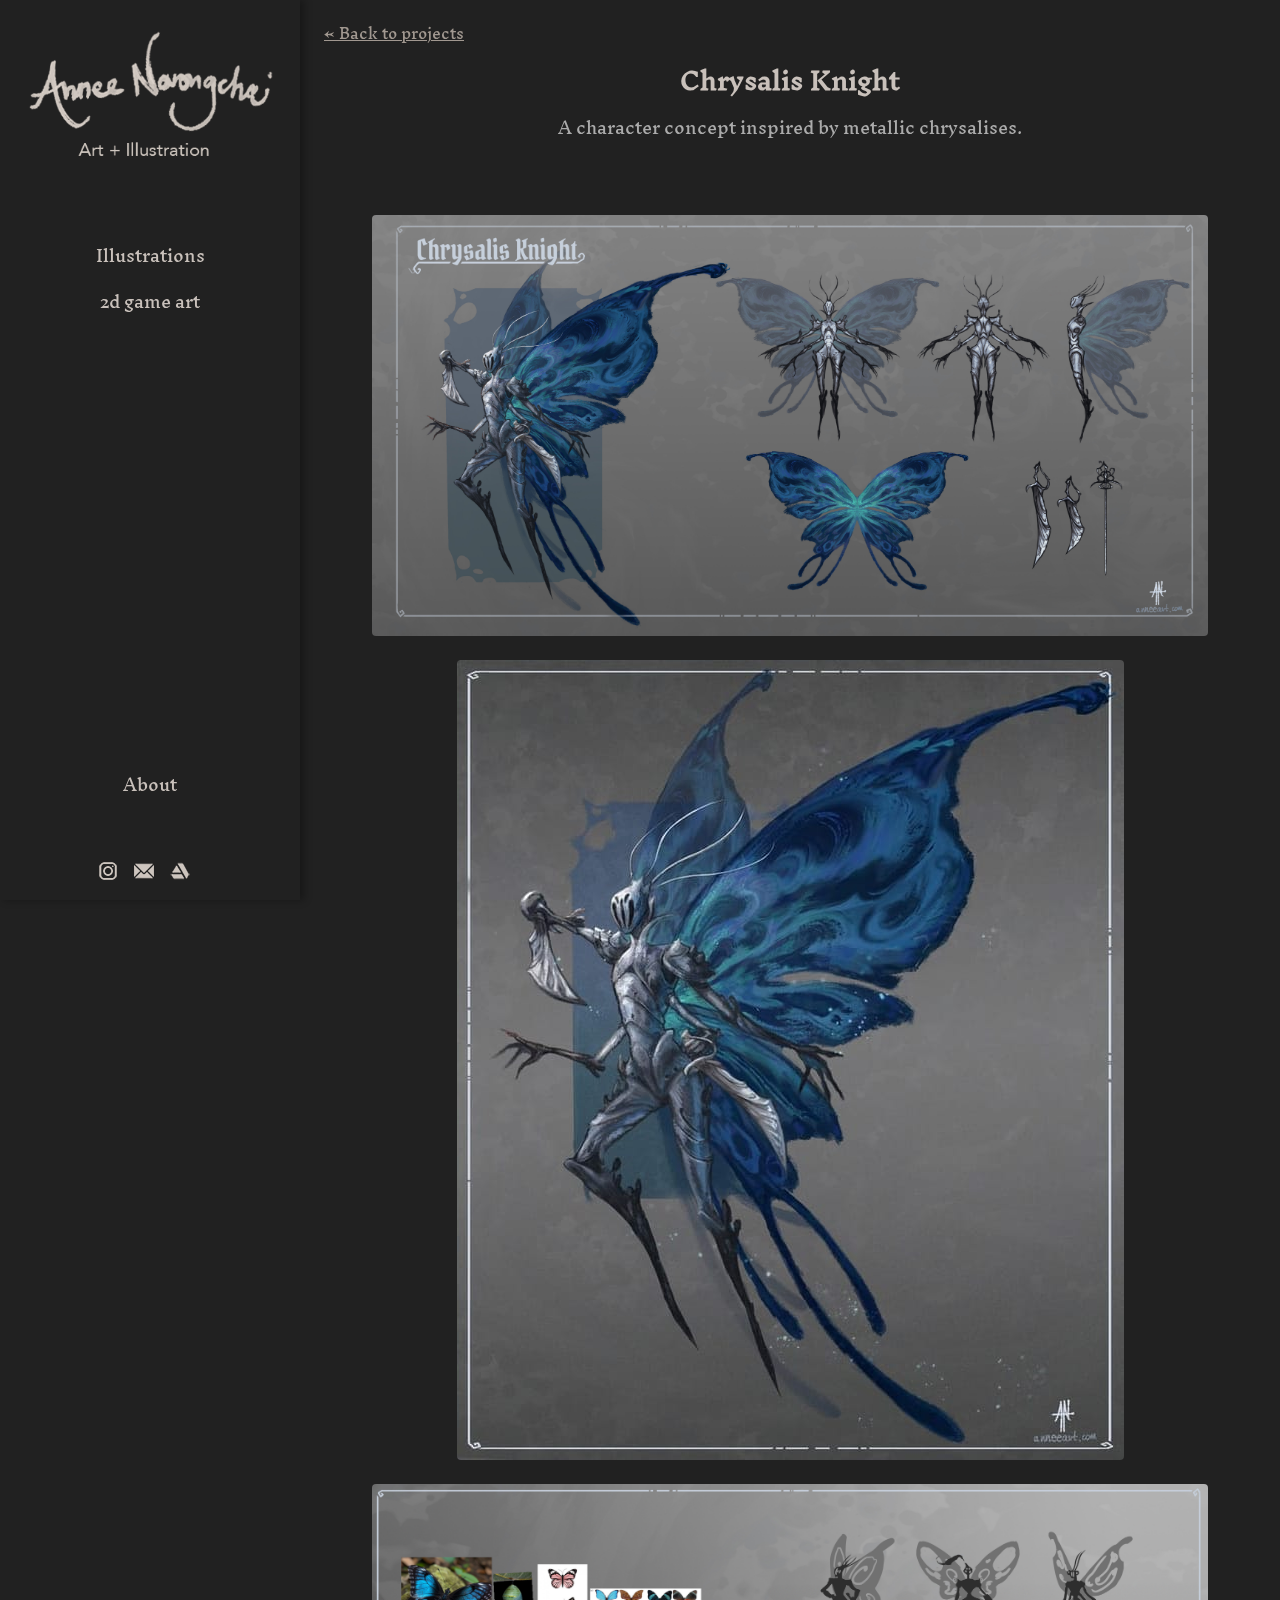
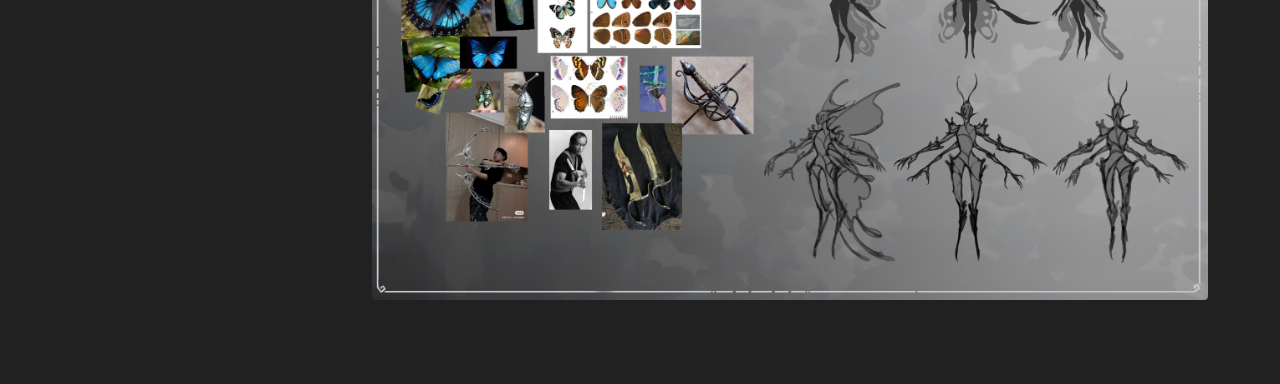
<file: 2d_art/projects/chrysalis/index.html>
<!DOCTYPE html><html lang="en" data-astro-cid-sckkx6r4> <head><meta charset="UTF-8"><meta name="viewport" content="width=device-width"><link rel="icon" href="favicon.ico"><meta name="generator" content="Astro v5.5.4"><meta name="description" content="Annee art"><title>Art by Annee</title><style>@font-face{font-family:AMGaea;src:url(/fonts/AMGaea.ttf)}@font-face{font-family:Volkhov;src:url(/fonts/volkhov/Volkhov-Regular.ttf)}@font-face{font-family:Inknut_Antiqua;src:url(/fonts/Inknut_Antiqua/InknutAntiqua-Regular.ttf)}html,body{height:100%;font-family:Inknut_Antiqua;color:#ababab;line-height:1.4}h1,h2,h3,h4,h5,a{color:#c9c1bb}body{background-color:#212121;display:flex;flex-direction:column;padding:0;margin:0}a{text-decoration:none}a:hover{text-shadow:#fc0 1px 0 10px}.lg-download{display:none}.lg-backdrop{background-color:#0000007a!important}.lg-content{bottom:47px!important}.lg-counter{color:#fff!important}.lg-toolbar .lg-icon{font-size:30px!important;color:#fff!important}.social-icon[data-astro-cid-dv46nlzh]{background-size:cover;display:inline-block;margin-right:12px}img[data-astro-cid-dv46nlzh]{width:20px;height:20px}aside[data-astro-cid-ssfzsv2f]{position:sticky;top:0;display:flex;flex-direction:column;align-items:center;align-self:flex-start;height:calc(100vh - 14px);padding-bottom:14px;box-shadow:4px 0 8px #00000054}a[data-astro-cid-ssfzsv2f]{margin:12px;text-underline-offset:6px;text-align:center}a[data-astro-cid-ssfzsv2f].about{margin-top:auto;margin-bottom:64px}.logo-container[data-astro-cid-ssfzsv2f]{margin:24px 0}.logo[data-astro-cid-ssfzsv2f]{display:block;margin:auto;width:300px}.nav[data-astro-cid-ssfzsv2f]{display:flex;flex-direction:column;margin-top:24px}@media (max-width: 1024px){.logo[data-astro-cid-ssfzsv2f]{width:200px;height:unset}}@media screen and (max-width: 768px){aside[data-astro-cid-ssfzsv2f]{display:none}}header[data-astro-cid-3ef6ksr2]{display:none;align-items:center;margin:auto;flex-wrap:wrap}a[data-astro-cid-3ef6ksr2]{margin:0 12px;text-underline-offset:6px}.about[data-astro-cid-3ef6ksr2]{margin-left:auto;text-align:right;margin-right:72px}.logo[data-astro-cid-3ef6ksr2]{display:block;margin:auto;height:215px;width:401px}.nav[data-astro-cid-3ef6ksr2]{display:flex;flex-grow:1}@media (max-width: 768px){header[data-astro-cid-3ef6ksr2]{display:flex;margin-bottom:24px}.logo[data-astro-cid-3ef6ksr2]{width:200px;height:unset}.logo-container[data-astro-cid-3ef6ksr2]{width:100%}}@media (max-width: 610px){header[data-astro-cid-3ef6ksr2]{font-size:10px}}@media (max-width: 450px){header[data-astro-cid-3ef6ksr2]{font-size:10px}.nav[data-astro-cid-3ef6ksr2]{width:100%;justify-content:center}.about[data-astro-cid-3ef6ksr2]{margin-left:unset;margin-right:unset}.social-icons[data-astro-cid-3ef6ksr2]{width:100%;text-align:center;margin-top:8px}}main[data-astro-cid-sckkx6r4]{display:flex;flex-direction:row}content[data-astro-cid-sckkx6r4]{width:100%}@media (max-width: 1024px){main[data-astro-cid-sckkx6r4]{padding:10px 24px}}@media (max-width: 768px){main[data-astro-cid-sckkx6r4]{flex-direction:column}}@media (max-width: 512px){main[data-astro-cid-sckkx6r4]{padding:8px 12px}}
.project[data-astro-cid-2la33xo4]{padding:24px;position:relative}.back[data-astro-cid-2la33xo4]{display:block;position:sticky;top:24px;text-align:left;text-decoration:underline;font-size:14px;color:#a19890}div[data-astro-cid-2la33xo4]{text-align:center}.images[data-astro-cid-2la33xo4]{display:flex;flex-wrap:wrap;align-items:center;justify-content:center;flex-direction:row;padding:48px}@media screen and (max-width: 1024px){.project[data-astro-cid-2la33xo4]{padding:12px}.images[data-astro-cid-2la33xo4]{padding:24px}}img[data-astro-cid-2la33xo4]{max-width:100%;margin:12px;border-radius:4px}
</style></head> <body data-astro-cid-sckkx6r4> <main data-astro-cid-sckkx6r4> <header class="text-center header" data-astro-cid-3ef6ksr2> <a href="/" class="logo-container" data-astro-cid-3ef6ksr2> <img src="/logo.png" class="logo" fetchpriority="high" loading="eager" data-astro-cid-3ef6ksr2> </a> <div class="nav" data-astro-cid-3ef6ksr2> <a href="/" data-astro-cid-3ef6ksr2>Illustrations</a> <a href="/2d_art" data-astro-cid-3ef6ksr2>2d game art</a> <a href="/about" class="about" data-astro-cid-3ef6ksr2>About</a> </div> <div class="social-icons" data-astro-cid-3ef6ksr2> <div class="social-icons" data-astro-cid-dv46nlzh> <a href="https://instagram.com/annee.naro" target="_blank" data-astro-cid-dv46nlzh> <img src="/icons/instagram.png" class="social-icon" fetchpriority="high" loading="eager" data-astro-cid-dv46nlzh> </a><a href="mailto:anneenaro@gmail.com" target="_blank" data-astro-cid-dv46nlzh> <img src="/icons/email.png" class="social-icon" fetchpriority="high" loading="eager" data-astro-cid-dv46nlzh> </a><a href="https://www.artstation.com/a_n" target="_blank" data-astro-cid-dv46nlzh> <img src="/icons/artstation.png" class="social-icon" fetchpriority="high" loading="eager" data-astro-cid-dv46nlzh> </a> </div> </div> </header> <aside data-astro-cid-ssfzsv2f> <a href="/" class="logo-container" data-astro-cid-ssfzsv2f> <img src="/logo.png" class="logo" fetchpriority="high" loading="eager" data-astro-cid-ssfzsv2f> </a> <div class="nav" data-astro-cid-ssfzsv2f> <a href="/" data-astro-cid-ssfzsv2f>Illustrations</a> <a href="/2d_art" data-astro-cid-ssfzsv2f>2d game art</a> </div> <a href="/about" class="about" data-astro-cid-ssfzsv2f>About</a> <div class="social-icons" data-astro-cid-ssfzsv2f> <div class="social-icons" data-astro-cid-dv46nlzh> <a href="https://instagram.com/annee.naro" target="_blank" data-astro-cid-dv46nlzh> <img src="/icons/instagram.png" class="social-icon" fetchpriority="high" loading="eager" data-astro-cid-dv46nlzh> </a><a href="mailto:anneenaro@gmail.com" target="_blank" data-astro-cid-dv46nlzh> <img src="/icons/email.png" class="social-icon" fetchpriority="high" loading="eager" data-astro-cid-dv46nlzh> </a><a href="https://www.artstation.com/a_n" target="_blank" data-astro-cid-dv46nlzh> <img src="/icons/artstation.png" class="social-icon" fetchpriority="high" loading="eager" data-astro-cid-dv46nlzh> </a> </div> </div> </aside>  <content data-astro-cid-sckkx6r4>  <div class="project" data-astro-cid-2la33xo4> <a href="javascript:history.back()" class="back" data-astro-cid-2la33xo4>← Back to projects</a> <h2 data-astro-cid-2la33xo4>Chrysalis Knight</h2> <p data-astro-cid-2la33xo4>A character concept inspired by metallic chrysalises.</p> <div class="images" style="flex-direction: undefined" data-astro-cid-2la33xo4> <img src="/game-art/chrysalisknight/chrysalisknightcharactersheet.jpg" alt="/game-art/chrysalisknight/chrysalisknightcharactersheet.jpg" data-astro-cid-2la33xo4><img src="/game-art/chrysalisknight/chrysalisknight_rendered.jpg" alt="/game-art/chrysalisknight/chrysalisknight_rendered.jpg" data-astro-cid-2la33xo4><img src="/game-art/chrysalisknight/chrysalisknightsketches.jpg" alt="/game-art/chrysalisknight/chrysalisknightsketches.jpg" data-astro-cid-2la33xo4> </div> </div>  </content> </main>  </body></html>
</file>
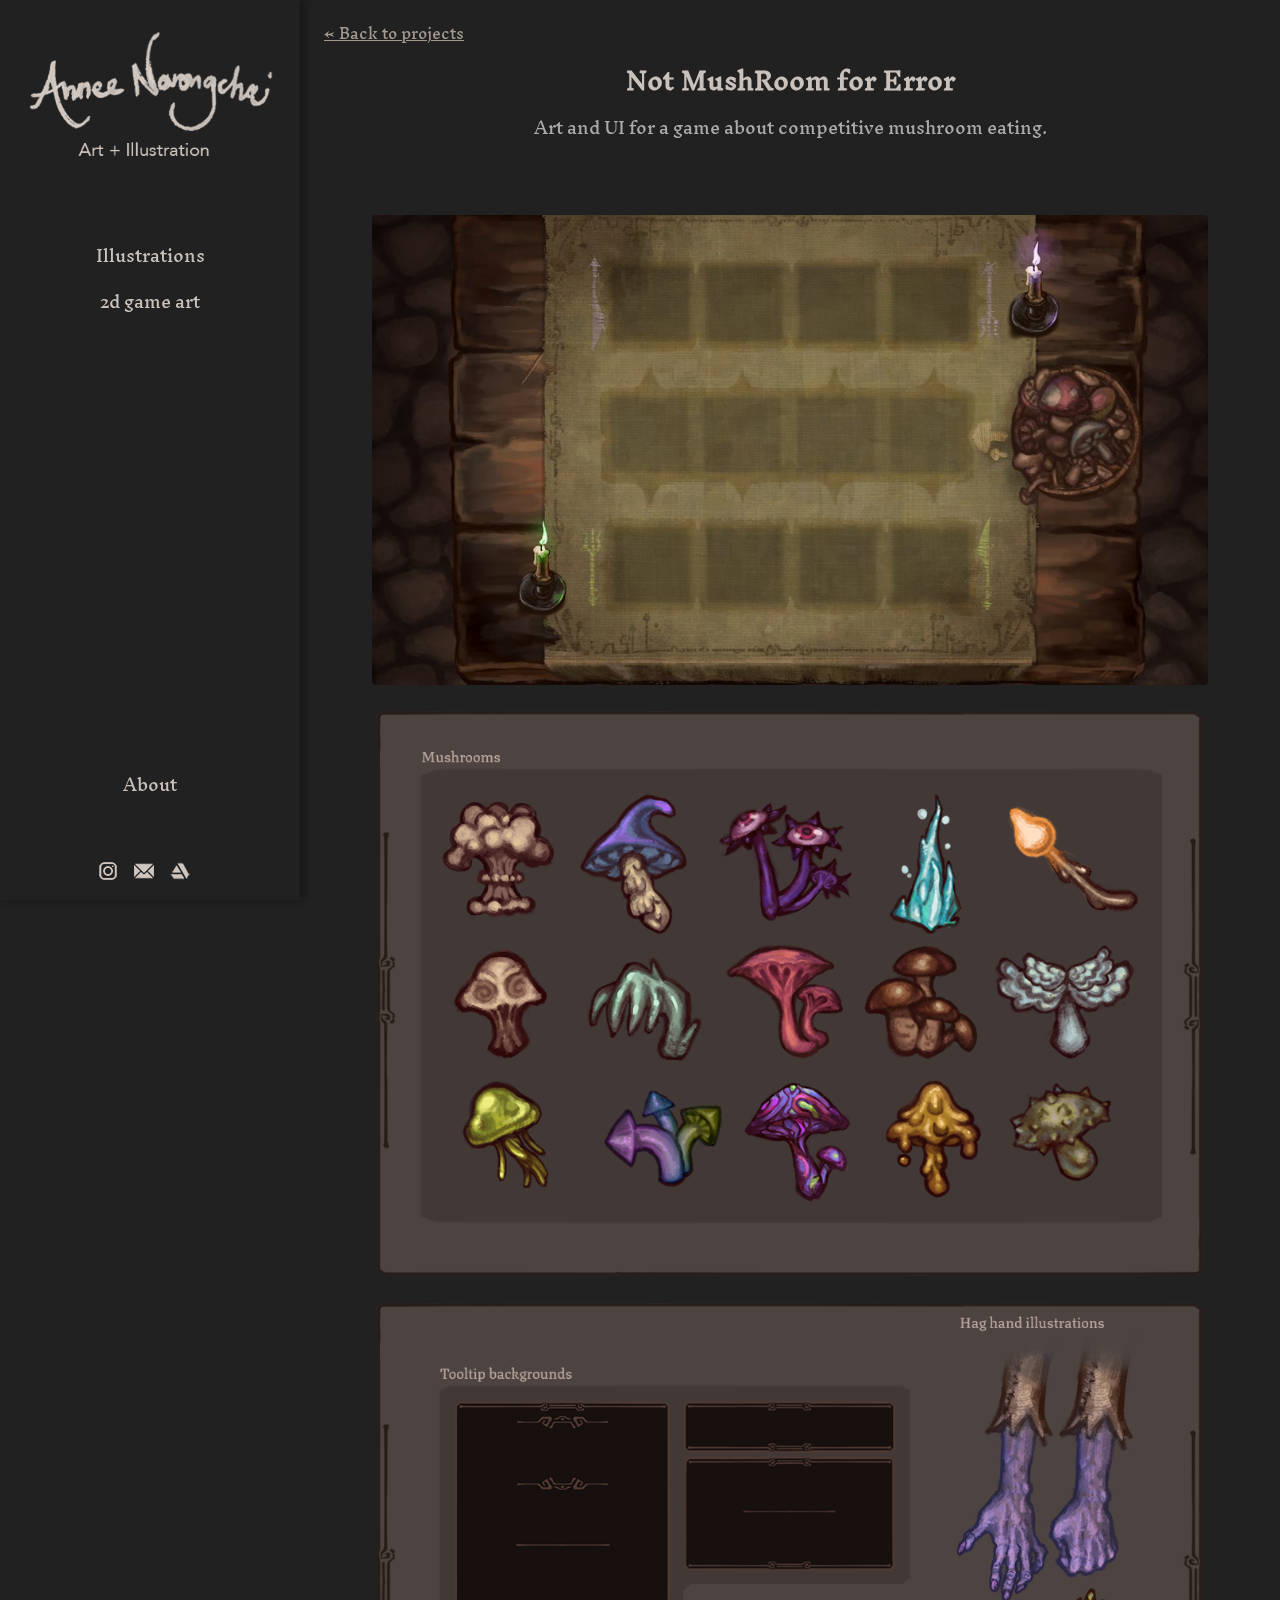
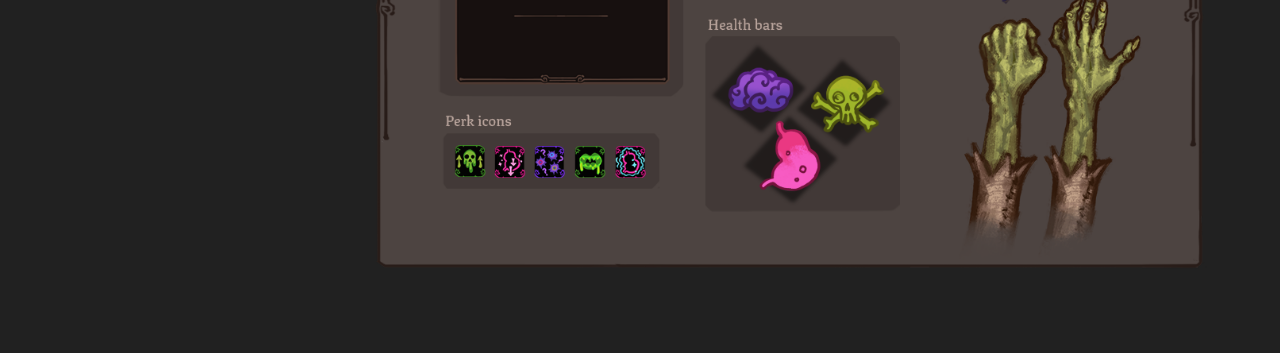
<file: 2d_art/projects/mushroom/index.html>
<!DOCTYPE html><html lang="en" data-astro-cid-sckkx6r4> <head><meta charset="UTF-8"><meta name="viewport" content="width=device-width"><link rel="icon" href="favicon.ico"><meta name="generator" content="Astro v5.5.4"><meta name="description" content="Annee art"><title>Art by Annee</title><style>@font-face{font-family:AMGaea;src:url(/fonts/AMGaea.ttf)}@font-face{font-family:Volkhov;src:url(/fonts/volkhov/Volkhov-Regular.ttf)}@font-face{font-family:Inknut_Antiqua;src:url(/fonts/Inknut_Antiqua/InknutAntiqua-Regular.ttf)}html,body{height:100%;font-family:Inknut_Antiqua;color:#ababab;line-height:1.4}h1,h2,h3,h4,h5,a{color:#c9c1bb}body{background-color:#212121;display:flex;flex-direction:column;padding:0;margin:0}a{text-decoration:none}a:hover{text-shadow:#fc0 1px 0 10px}.lg-download{display:none}.lg-backdrop{background-color:#0000007a!important}.lg-content{bottom:47px!important}.lg-counter{color:#fff!important}.lg-toolbar .lg-icon{font-size:30px!important;color:#fff!important}.social-icon[data-astro-cid-dv46nlzh]{background-size:cover;display:inline-block;margin-right:12px}img[data-astro-cid-dv46nlzh]{width:20px;height:20px}aside[data-astro-cid-ssfzsv2f]{position:sticky;top:0;display:flex;flex-direction:column;align-items:center;align-self:flex-start;height:calc(100vh - 14px);padding-bottom:14px;box-shadow:4px 0 8px #00000054}a[data-astro-cid-ssfzsv2f]{margin:12px;text-underline-offset:6px;text-align:center}a[data-astro-cid-ssfzsv2f].about{margin-top:auto;margin-bottom:64px}.logo-container[data-astro-cid-ssfzsv2f]{margin:24px 0}.logo[data-astro-cid-ssfzsv2f]{display:block;margin:auto;width:300px}.nav[data-astro-cid-ssfzsv2f]{display:flex;flex-direction:column;margin-top:24px}@media (max-width: 1024px){.logo[data-astro-cid-ssfzsv2f]{width:200px;height:unset}}@media screen and (max-width: 768px){aside[data-astro-cid-ssfzsv2f]{display:none}}header[data-astro-cid-3ef6ksr2]{display:none;align-items:center;margin:auto;flex-wrap:wrap}a[data-astro-cid-3ef6ksr2]{margin:0 12px;text-underline-offset:6px}.about[data-astro-cid-3ef6ksr2]{margin-left:auto;text-align:right;margin-right:72px}.logo[data-astro-cid-3ef6ksr2]{display:block;margin:auto;height:215px;width:401px}.nav[data-astro-cid-3ef6ksr2]{display:flex;flex-grow:1}@media (max-width: 768px){header[data-astro-cid-3ef6ksr2]{display:flex;margin-bottom:24px}.logo[data-astro-cid-3ef6ksr2]{width:200px;height:unset}.logo-container[data-astro-cid-3ef6ksr2]{width:100%}}@media (max-width: 610px){header[data-astro-cid-3ef6ksr2]{font-size:10px}}@media (max-width: 450px){header[data-astro-cid-3ef6ksr2]{font-size:10px}.nav[data-astro-cid-3ef6ksr2]{width:100%;justify-content:center}.about[data-astro-cid-3ef6ksr2]{margin-left:unset;margin-right:unset}.social-icons[data-astro-cid-3ef6ksr2]{width:100%;text-align:center;margin-top:8px}}main[data-astro-cid-sckkx6r4]{display:flex;flex-direction:row}content[data-astro-cid-sckkx6r4]{width:100%}@media (max-width: 1024px){main[data-astro-cid-sckkx6r4]{padding:10px 24px}}@media (max-width: 768px){main[data-astro-cid-sckkx6r4]{flex-direction:column}}@media (max-width: 512px){main[data-astro-cid-sckkx6r4]{padding:8px 12px}}
.project[data-astro-cid-2la33xo4]{padding:24px;position:relative}.back[data-astro-cid-2la33xo4]{display:block;position:sticky;top:24px;text-align:left;text-decoration:underline;font-size:14px;color:#a19890}div[data-astro-cid-2la33xo4]{text-align:center}.images[data-astro-cid-2la33xo4]{display:flex;flex-wrap:wrap;align-items:center;justify-content:center;flex-direction:row;padding:48px}@media screen and (max-width: 1024px){.project[data-astro-cid-2la33xo4]{padding:12px}.images[data-astro-cid-2la33xo4]{padding:24px}}img[data-astro-cid-2la33xo4]{max-width:100%;margin:12px;border-radius:4px}
</style></head> <body data-astro-cid-sckkx6r4> <main data-astro-cid-sckkx6r4> <header class="text-center header" data-astro-cid-3ef6ksr2> <a href="/" class="logo-container" data-astro-cid-3ef6ksr2> <img src="/logo.png" class="logo" fetchpriority="high" loading="eager" data-astro-cid-3ef6ksr2> </a> <div class="nav" data-astro-cid-3ef6ksr2> <a href="/" data-astro-cid-3ef6ksr2>Illustrations</a> <a href="/2d_art" data-astro-cid-3ef6ksr2>2d game art</a> <a href="/about" class="about" data-astro-cid-3ef6ksr2>About</a> </div> <div class="social-icons" data-astro-cid-3ef6ksr2> <div class="social-icons" data-astro-cid-dv46nlzh> <a href="https://instagram.com/annee.naro" target="_blank" data-astro-cid-dv46nlzh> <img src="/icons/instagram.png" class="social-icon" fetchpriority="high" loading="eager" data-astro-cid-dv46nlzh> </a><a href="mailto:anneenaro@gmail.com" target="_blank" data-astro-cid-dv46nlzh> <img src="/icons/email.png" class="social-icon" fetchpriority="high" loading="eager" data-astro-cid-dv46nlzh> </a><a href="https://www.artstation.com/a_n" target="_blank" data-astro-cid-dv46nlzh> <img src="/icons/artstation.png" class="social-icon" fetchpriority="high" loading="eager" data-astro-cid-dv46nlzh> </a> </div> </div> </header> <aside data-astro-cid-ssfzsv2f> <a href="/" class="logo-container" data-astro-cid-ssfzsv2f> <img src="/logo.png" class="logo" fetchpriority="high" loading="eager" data-astro-cid-ssfzsv2f> </a> <div class="nav" data-astro-cid-ssfzsv2f> <a href="/" data-astro-cid-ssfzsv2f>Illustrations</a> <a href="/2d_art" data-astro-cid-ssfzsv2f>2d game art</a> </div> <a href="/about" class="about" data-astro-cid-ssfzsv2f>About</a> <div class="social-icons" data-astro-cid-ssfzsv2f> <div class="social-icons" data-astro-cid-dv46nlzh> <a href="https://instagram.com/annee.naro" target="_blank" data-astro-cid-dv46nlzh> <img src="/icons/instagram.png" class="social-icon" fetchpriority="high" loading="eager" data-astro-cid-dv46nlzh> </a><a href="mailto:anneenaro@gmail.com" target="_blank" data-astro-cid-dv46nlzh> <img src="/icons/email.png" class="social-icon" fetchpriority="high" loading="eager" data-astro-cid-dv46nlzh> </a><a href="https://www.artstation.com/a_n" target="_blank" data-astro-cid-dv46nlzh> <img src="/icons/artstation.png" class="social-icon" fetchpriority="high" loading="eager" data-astro-cid-dv46nlzh> </a> </div> </div> </aside>  <content data-astro-cid-sckkx6r4>  <div class="project" data-astro-cid-2la33xo4> <a href="javascript:history.back()" class="back" data-astro-cid-2la33xo4>← Back to projects</a> <h2 data-astro-cid-2la33xo4>Not MushRoom for Error</h2> <p data-astro-cid-2la33xo4>Art and UI for a game about competitive mushroom eating.</p> <div class="images" style="flex-direction: undefined" data-astro-cid-2la33xo4> <img src="/game-art/mushroom/Game board.png" alt="/game-art/mushroom/Game board.png" data-astro-cid-2la33xo4><img src="/game-art/mushroom/Mushrooms.png" alt="/game-art/mushroom/Mushrooms.png" data-astro-cid-2la33xo4><img src="/game-art/mushroom/ui bits.png" alt="/game-art/mushroom/ui bits.png" data-astro-cid-2la33xo4> </div> </div>  </content> </main>  </body></html>
</file>
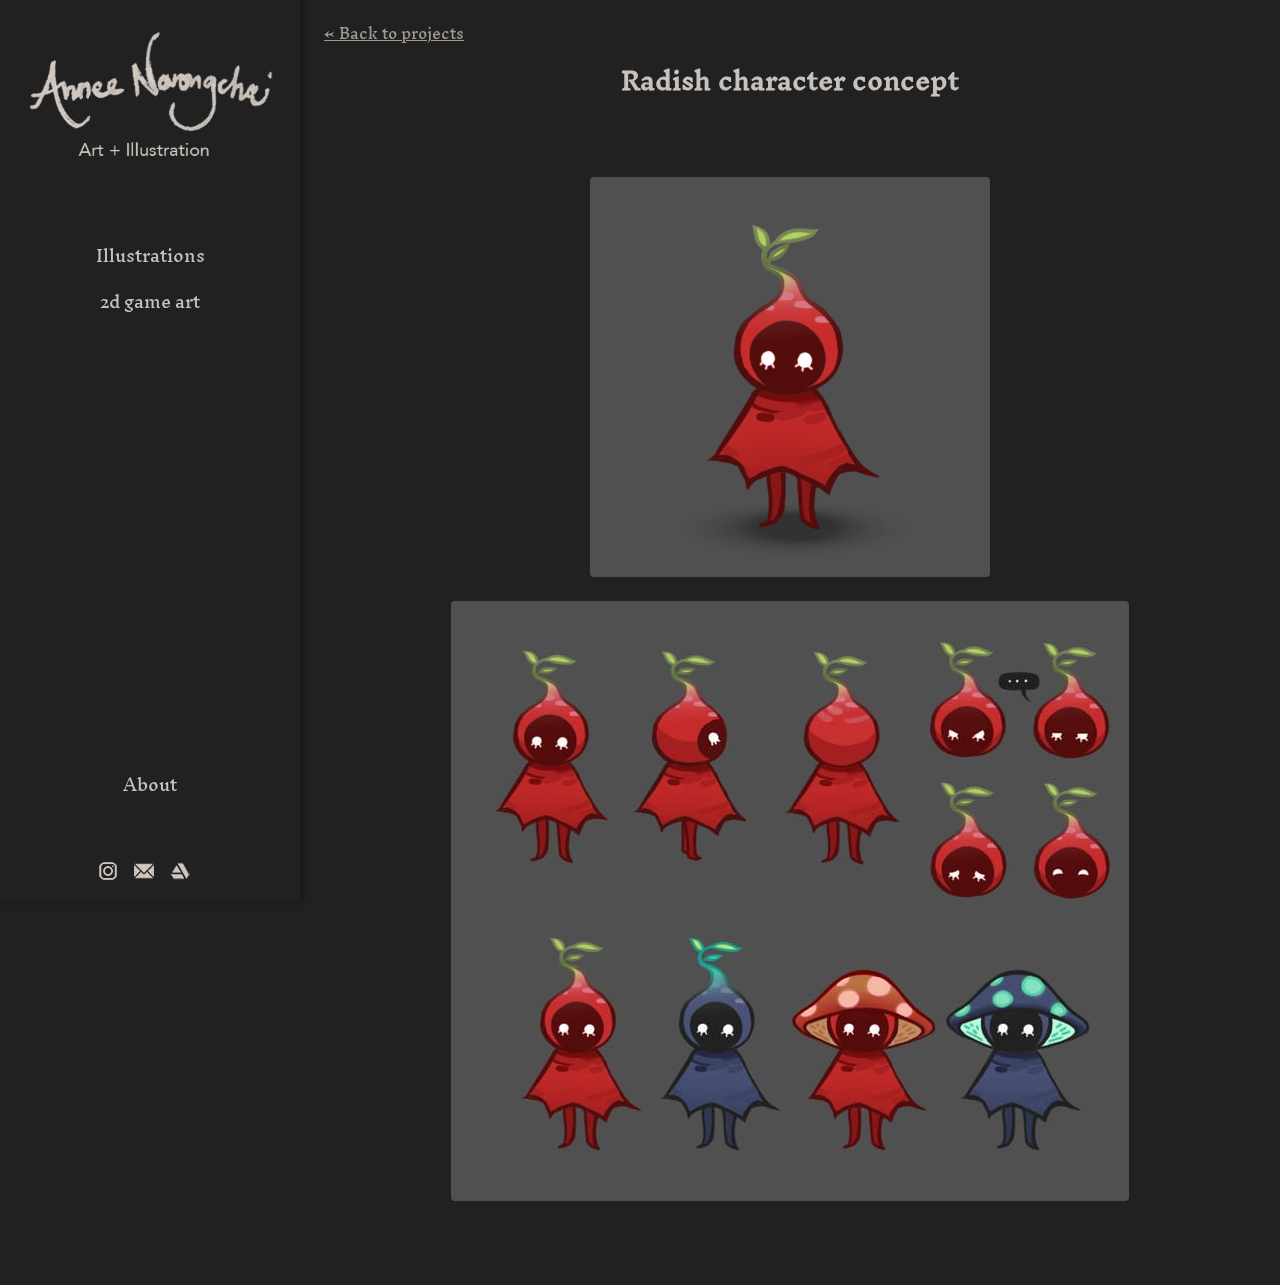
<file: 2d_art/projects/radish/index.html>
<!DOCTYPE html><html lang="en" data-astro-cid-sckkx6r4> <head><meta charset="UTF-8"><meta name="viewport" content="width=device-width"><link rel="icon" href="favicon.ico"><meta name="generator" content="Astro v5.5.4"><meta name="description" content="Annee art"><title>Art by Annee</title><style>@font-face{font-family:AMGaea;src:url(/fonts/AMGaea.ttf)}@font-face{font-family:Volkhov;src:url(/fonts/volkhov/Volkhov-Regular.ttf)}@font-face{font-family:Inknut_Antiqua;src:url(/fonts/Inknut_Antiqua/InknutAntiqua-Regular.ttf)}html,body{height:100%;font-family:Inknut_Antiqua;color:#ababab;line-height:1.4}h1,h2,h3,h4,h5,a{color:#c9c1bb}body{background-color:#212121;display:flex;flex-direction:column;padding:0;margin:0}a{text-decoration:none}a:hover{text-shadow:#fc0 1px 0 10px}.lg-download{display:none}.lg-backdrop{background-color:#0000007a!important}.lg-content{bottom:47px!important}.lg-counter{color:#fff!important}.lg-toolbar .lg-icon{font-size:30px!important;color:#fff!important}.social-icon[data-astro-cid-dv46nlzh]{background-size:cover;display:inline-block;margin-right:12px}img[data-astro-cid-dv46nlzh]{width:20px;height:20px}aside[data-astro-cid-ssfzsv2f]{position:sticky;top:0;display:flex;flex-direction:column;align-items:center;align-self:flex-start;height:calc(100vh - 14px);padding-bottom:14px;box-shadow:4px 0 8px #00000054}a[data-astro-cid-ssfzsv2f]{margin:12px;text-underline-offset:6px;text-align:center}a[data-astro-cid-ssfzsv2f].about{margin-top:auto;margin-bottom:64px}.logo-container[data-astro-cid-ssfzsv2f]{margin:24px 0}.logo[data-astro-cid-ssfzsv2f]{display:block;margin:auto;width:300px}.nav[data-astro-cid-ssfzsv2f]{display:flex;flex-direction:column;margin-top:24px}@media (max-width: 1024px){.logo[data-astro-cid-ssfzsv2f]{width:200px;height:unset}}@media screen and (max-width: 768px){aside[data-astro-cid-ssfzsv2f]{display:none}}header[data-astro-cid-3ef6ksr2]{display:none;align-items:center;margin:auto;flex-wrap:wrap}a[data-astro-cid-3ef6ksr2]{margin:0 12px;text-underline-offset:6px}.about[data-astro-cid-3ef6ksr2]{margin-left:auto;text-align:right;margin-right:72px}.logo[data-astro-cid-3ef6ksr2]{display:block;margin:auto;height:215px;width:401px}.nav[data-astro-cid-3ef6ksr2]{display:flex;flex-grow:1}@media (max-width: 768px){header[data-astro-cid-3ef6ksr2]{display:flex;margin-bottom:24px}.logo[data-astro-cid-3ef6ksr2]{width:200px;height:unset}.logo-container[data-astro-cid-3ef6ksr2]{width:100%}}@media (max-width: 610px){header[data-astro-cid-3ef6ksr2]{font-size:10px}}@media (max-width: 450px){header[data-astro-cid-3ef6ksr2]{font-size:10px}.nav[data-astro-cid-3ef6ksr2]{width:100%;justify-content:center}.about[data-astro-cid-3ef6ksr2]{margin-left:unset;margin-right:unset}.social-icons[data-astro-cid-3ef6ksr2]{width:100%;text-align:center;margin-top:8px}}main[data-astro-cid-sckkx6r4]{display:flex;flex-direction:row}content[data-astro-cid-sckkx6r4]{width:100%}@media (max-width: 1024px){main[data-astro-cid-sckkx6r4]{padding:10px 24px}}@media (max-width: 768px){main[data-astro-cid-sckkx6r4]{flex-direction:column}}@media (max-width: 512px){main[data-astro-cid-sckkx6r4]{padding:8px 12px}}
.project[data-astro-cid-2la33xo4]{padding:24px;position:relative}.back[data-astro-cid-2la33xo4]{display:block;position:sticky;top:24px;text-align:left;text-decoration:underline;font-size:14px;color:#a19890}div[data-astro-cid-2la33xo4]{text-align:center}.images[data-astro-cid-2la33xo4]{display:flex;flex-wrap:wrap;align-items:center;justify-content:center;flex-direction:row;padding:48px}@media screen and (max-width: 1024px){.project[data-astro-cid-2la33xo4]{padding:12px}.images[data-astro-cid-2la33xo4]{padding:24px}}img[data-astro-cid-2la33xo4]{max-width:100%;margin:12px;border-radius:4px}
</style></head> <body data-astro-cid-sckkx6r4> <main data-astro-cid-sckkx6r4> <header class="text-center header" data-astro-cid-3ef6ksr2> <a href="/" class="logo-container" data-astro-cid-3ef6ksr2> <img src="/logo.png" class="logo" fetchpriority="high" loading="eager" data-astro-cid-3ef6ksr2> </a> <div class="nav" data-astro-cid-3ef6ksr2> <a href="/" data-astro-cid-3ef6ksr2>Illustrations</a> <a href="/2d_art" data-astro-cid-3ef6ksr2>2d game art</a> <a href="/about" class="about" data-astro-cid-3ef6ksr2>About</a> </div> <div class="social-icons" data-astro-cid-3ef6ksr2> <div class="social-icons" data-astro-cid-dv46nlzh> <a href="https://instagram.com/annee.naro" target="_blank" data-astro-cid-dv46nlzh> <img src="/icons/instagram.png" class="social-icon" fetchpriority="high" loading="eager" data-astro-cid-dv46nlzh> </a><a href="mailto:anneenaro@gmail.com" target="_blank" data-astro-cid-dv46nlzh> <img src="/icons/email.png" class="social-icon" fetchpriority="high" loading="eager" data-astro-cid-dv46nlzh> </a><a href="https://www.artstation.com/a_n" target="_blank" data-astro-cid-dv46nlzh> <img src="/icons/artstation.png" class="social-icon" fetchpriority="high" loading="eager" data-astro-cid-dv46nlzh> </a> </div> </div> </header> <aside data-astro-cid-ssfzsv2f> <a href="/" class="logo-container" data-astro-cid-ssfzsv2f> <img src="/logo.png" class="logo" fetchpriority="high" loading="eager" data-astro-cid-ssfzsv2f> </a> <div class="nav" data-astro-cid-ssfzsv2f> <a href="/" data-astro-cid-ssfzsv2f>Illustrations</a> <a href="/2d_art" data-astro-cid-ssfzsv2f>2d game art</a> </div> <a href="/about" class="about" data-astro-cid-ssfzsv2f>About</a> <div class="social-icons" data-astro-cid-ssfzsv2f> <div class="social-icons" data-astro-cid-dv46nlzh> <a href="https://instagram.com/annee.naro" target="_blank" data-astro-cid-dv46nlzh> <img src="/icons/instagram.png" class="social-icon" fetchpriority="high" loading="eager" data-astro-cid-dv46nlzh> </a><a href="mailto:anneenaro@gmail.com" target="_blank" data-astro-cid-dv46nlzh> <img src="/icons/email.png" class="social-icon" fetchpriority="high" loading="eager" data-astro-cid-dv46nlzh> </a><a href="https://www.artstation.com/a_n" target="_blank" data-astro-cid-dv46nlzh> <img src="/icons/artstation.png" class="social-icon" fetchpriority="high" loading="eager" data-astro-cid-dv46nlzh> </a> </div> </div> </aside>  <content data-astro-cid-sckkx6r4>  <div class="project" data-astro-cid-2la33xo4> <a href="javascript:history.back()" class="back" data-astro-cid-2la33xo4>← Back to projects</a> <h2 data-astro-cid-2la33xo4>Radish character concept</h2>  <div class="images" style="flex-direction: column" data-astro-cid-2la33xo4> <img src="/game-art/radish/turnip_character_idle.gif" alt="/game-art/radish/turnip_character_idle.gif" data-astro-cid-2la33xo4><img src="/game-art/radish/turnipcharacter_turnaround.jpg" alt="/game-art/radish/turnipcharacter_turnaround.jpg" data-astro-cid-2la33xo4> </div> </div>  </content> </main>  </body></html>
</file>
<file: _astro/index.HK2Gq9-U.css>
@font-face{font-family:lg;src:url([data-uri]) format("woff2"),url(/_astro/lg.oyjwlqP2.ttf?io9a6k) format("truetype"),url(/_astro/lg.CosQH4Cu.woff?io9a6k) format("woff"),url(/_astro/lg.B0dIV2BS.svg?io9a6k#lg) format("svg");font-weight:400;font-style:normal;font-display:block}.lg-icon{font-family:lg!important;speak:never;font-style:normal;font-weight:400;font-variant:normal;text-transform:none;line-height:1;-webkit-font-smoothing:antialiased;-moz-osx-font-smoothing:grayscale}.lg-container{font-family:system-ui,-apple-system,Segoe UI,Roboto,Helvetica Neue,Arial,Noto Sans,Liberation Sans,sans-serif,"Apple Color Emoji","Segoe UI Emoji",Segoe UI Symbol,"Noto Color Emoji"}.lg-next,.lg-prev{background-color:#00000073;border-radius:2px;color:#999;cursor:pointer;display:block;font-size:22px;margin-top:-10px;padding:8px 10px 9px;position:absolute;top:50%;z-index:1084;outline:none;border:none}.lg-next.disabled,.lg-prev.disabled{opacity:0!important;cursor:default}.lg-next:hover:not(.disabled),.lg-prev:hover:not(.disabled){color:#fff}.lg-single-item .lg-next,.lg-single-item .lg-prev{display:none}.lg-next{right:20px}.lg-next:before{content:""}.lg-prev{left:20px}.lg-prev:after{content:""}@-webkit-keyframes lg-right-end{0%{left:0}50%{left:-30px}to{left:0}}@-moz-keyframes lg-right-end{0%{left:0}50%{left:-30px}to{left:0}}@-ms-keyframes lg-right-end{0%{left:0}50%{left:-30px}to{left:0}}@keyframes lg-right-end{0%{left:0}50%{left:-30px}to{left:0}}@-webkit-keyframes lg-left-end{0%{left:0}50%{left:30px}to{left:0}}@-moz-keyframes lg-left-end{0%{left:0}50%{left:30px}to{left:0}}@-ms-keyframes lg-left-end{0%{left:0}50%{left:30px}to{left:0}}@keyframes lg-left-end{0%{left:0}50%{left:30px}to{left:0}}.lg-outer.lg-right-end .lg-object{-webkit-animation:lg-right-end .3s;-o-animation:lg-right-end .3s;animation:lg-right-end .3s;position:relative}.lg-outer.lg-left-end .lg-object{-webkit-animation:lg-left-end .3s;-o-animation:lg-left-end .3s;animation:lg-left-end .3s;position:relative}.lg-toolbar{z-index:1082;left:0;position:absolute;top:0;width:100%}.lg-media-overlap .lg-toolbar{background-image:linear-gradient(0deg,#0000,#0006)}.lg-toolbar .lg-icon{color:#999;cursor:pointer;float:right;font-size:24px;height:47px;line-height:27px;padding:10px 0;text-align:center;width:50px;text-decoration:none!important;outline:medium none;will-change:color;-webkit-transition:color .2s linear;-o-transition:color .2s linear;transition:color .2s linear;background:none;border:none;box-shadow:none}.lg-toolbar .lg-icon.lg-icon-18{font-size:18px}.lg-toolbar .lg-icon:hover{color:#fff}.lg-toolbar .lg-close:after{content:""}.lg-toolbar .lg-maximize{font-size:22px}.lg-toolbar .lg-maximize:after{content:""}.lg-toolbar .lg-download:after{content:""}.lg-sub-html{color:#eee;font-size:16px;padding:10px 40px;text-align:center;z-index:1080;opacity:0;-webkit-transition:opacity .2s ease-out 0s;-o-transition:opacity .2s ease-out 0s;transition:opacity .2s ease-out 0s}.lg-sub-html h4{margin:0;font-size:13px;font-weight:700}.lg-sub-html p{font-size:12px;margin:5px 0 0}.lg-sub-html a{color:inherit}.lg-sub-html a:hover{text-decoration:underline}.lg-media-overlap .lg-sub-html{background-image:linear-gradient(180deg,#0000,#0009)}.lg-item .lg-sub-html{position:absolute;bottom:0;right:0;left:0}.lg-error-msg{font-size:14px;color:#999}.lg-counter{color:#999;display:inline-block;font-size:16px;padding-left:20px;padding-top:12px;height:47px;vertical-align:middle}.lg-closing .lg-toolbar,.lg-closing .lg-prev,.lg-closing .lg-next,.lg-closing .lg-sub-html{opacity:0;-webkit-transition:-webkit-transform .08 cubic-bezier(0,0,.25,1) 0s,opacity .08 cubic-bezier(0,0,.25,1) 0s,color .08 linear;-moz-transition:-moz-transform .08 cubic-bezier(0,0,.25,1) 0s,opacity .08 cubic-bezier(0,0,.25,1) 0s,color .08 linear;-o-transition:-o-transform .08 cubic-bezier(0,0,.25,1) 0s,opacity .08 cubic-bezier(0,0,.25,1) 0s,color .08 linear;transition:transform .08 cubic-bezier(0,0,.25,1) 0s,opacity .08 cubic-bezier(0,0,.25,1) 0s,color .08 linear}body:not(.lg-from-hash) .lg-outer.lg-start-zoom .lg-item:not(.lg-zoomable) .lg-img-wrap,body:not(.lg-from-hash) .lg-outer.lg-start-zoom .lg-item:not(.lg-zoomable) .lg-video-cont,body:not(.lg-from-hash) .lg-outer.lg-start-zoom .lg-item:not(.lg-zoomable) .lg-media-cont{opacity:0;-moz-transform:scale3d(.5,.5,.5);-o-transform:scale3d(.5,.5,.5);-ms-transform:scale3d(.5,.5,.5);-webkit-transform:scale3d(.5,.5,.5);transform:scale3d(.5,.5,.5);will-change:transform,opacity;-webkit-transition:-webkit-transform .25s cubic-bezier(0,0,.25,1) 0s,opacity .25s cubic-bezier(0,0,.25,1)!important;-moz-transition:-moz-transform .25s cubic-bezier(0,0,.25,1) 0s,opacity .25s cubic-bezier(0,0,.25,1)!important;-o-transition:-o-transform .25s cubic-bezier(0,0,.25,1) 0s,opacity .25s cubic-bezier(0,0,.25,1)!important;transition:transform .25s cubic-bezier(0,0,.25,1) 0s,opacity .25s cubic-bezier(0,0,.25,1)!important}body:not(.lg-from-hash) .lg-outer.lg-start-zoom .lg-item:not(.lg-zoomable).lg-complete .lg-img-wrap,body:not(.lg-from-hash) .lg-outer.lg-start-zoom .lg-item:not(.lg-zoomable).lg-complete .lg-video-cont,body:not(.lg-from-hash) .lg-outer.lg-start-zoom .lg-item:not(.lg-zoomable).lg-complete .lg-media-cont{opacity:1;-moz-transform:scale3d(1,1,1);-o-transform:scale3d(1,1,1);-ms-transform:scale3d(1,1,1);-webkit-transform:scale3d(1,1,1);transform:scaleZ(1)}.lg-icon:focus-visible{color:#fff;border-radius:3px;outline:1px dashed rgba(255,255,255,.6)}.lg-toolbar .lg-icon:focus-visible{border-radius:8px;outline-offset:-5px}.lg-group:after{content:"";display:table;clear:both}.lg-container{display:none;outline:none}.lg-on{scroll-behavior:unset}.lg-overlay-open{overflow:hidden}.lg-toolbar,.lg-prev,.lg-next,.lg-pager-outer,.lg-hide-sub-html .lg-sub-html{opacity:0;will-change:transform,opacity;-webkit-transition:-webkit-transform .25s cubic-bezier(0,0,.25,1) 0s,opacity .25s cubic-bezier(0,0,.25,1) 0s;-moz-transition:-moz-transform .25s cubic-bezier(0,0,.25,1) 0s,opacity .25s cubic-bezier(0,0,.25,1) 0s;-o-transition:-o-transform .25s cubic-bezier(0,0,.25,1) 0s,opacity .25s cubic-bezier(0,0,.25,1) 0s;transition:transform .25s cubic-bezier(0,0,.25,1) 0s,opacity .25s cubic-bezier(0,0,.25,1) 0s}.lg-show-in .lg-toolbar,.lg-show-in .lg-prev,.lg-show-in .lg-next,.lg-show-in .lg-pager-outer,.lg-show-in.lg-hide-sub-html .lg-sub-html{opacity:1}.lg-show-in .lg-hide-items .lg-prev{opacity:0;-webkit-transform:translate3d(-10px,0,0);transform:translate3d(-10px,0,0)}.lg-show-in .lg-hide-items .lg-next{opacity:0;-webkit-transform:translate3d(10px,0,0);transform:translate3d(10px,0,0)}.lg-show-in .lg-hide-items .lg-toolbar{opacity:0;-webkit-transform:translate3d(0,-10px,0);transform:translate3d(0,-10px,0)}.lg-show-in .lg-hide-items.lg-hide-sub-html .lg-sub-html{opacity:0;-webkit-transform:translate3d(0,20px,0);transform:translate3d(0,20px,0)}.lg-outer{width:100%;height:100%;position:fixed;top:0;left:0;z-index:1050;text-align:left;opacity:.001;outline:none;will-change:auto;overflow:hidden;-webkit-transition:opacity .15s ease 0s;-o-transition:opacity .15s ease 0s;transition:opacity .15s ease 0s}.lg-outer *{-webkit-box-sizing:border-box;-moz-box-sizing:border-box;box-sizing:border-box}.lg-outer.lg-zoom-from-image,.lg-outer.lg-visible{opacity:1}.lg-outer.lg-css3 .lg-item:not(.lg-start-end-progress).lg-prev-slide,.lg-outer.lg-css3 .lg-item:not(.lg-start-end-progress).lg-next-slide,.lg-outer.lg-css3 .lg-item:not(.lg-start-end-progress).lg-current{-webkit-transition-duration:inherit!important;transition-duration:inherit!important;-webkit-transition-timing-function:inherit!important;transition-timing-function:inherit!important}.lg-outer.lg-css3.lg-dragging .lg-item.lg-prev-slide,.lg-outer.lg-css3.lg-dragging .lg-item.lg-next-slide,.lg-outer.lg-css3.lg-dragging .lg-item.lg-current{-webkit-transition-duration:0s!important;transition-duration:0s!important;opacity:1}.lg-outer.lg-grab img.lg-object{cursor:-webkit-grab;cursor:-moz-grab;cursor:-o-grab;cursor:-ms-grab;cursor:grab}.lg-outer.lg-grabbing img.lg-object{cursor:move;cursor:-webkit-grabbing;cursor:-moz-grabbing;cursor:-o-grabbing;cursor:-ms-grabbing;cursor:grabbing}.lg-outer .lg-content{position:absolute;inset:0}.lg-outer .lg-inner{width:100%;position:absolute;left:0;top:0;bottom:0;-webkit-transition:opacity 0s;-o-transition:opacity 0s;transition:opacity 0s;white-space:nowrap}.lg-outer .lg-item{display:none!important}.lg-outer .lg-item:not(.lg-start-end-progress){background:url(/_astro/loading.BZOHaeKn.gif) no-repeat scroll center center transparent}.lg-outer.lg-css3 .lg-prev-slide,.lg-outer.lg-css3 .lg-current,.lg-outer.lg-css3 .lg-next-slide,.lg-outer.lg-css .lg-current{display:inline-block!important}.lg-outer .lg-item,.lg-outer .lg-img-wrap{display:inline-block;text-align:center;position:absolute;width:100%;height:100%}.lg-outer .lg-item:before,.lg-outer .lg-img-wrap:before{content:"";display:inline-block;height:100%;vertical-align:middle}.lg-outer .lg-img-wrap{position:absolute;inset:0;white-space:nowrap;font-size:0}.lg-outer .lg-item.lg-complete{background-image:none}.lg-outer .lg-item.lg-current{z-index:1060}.lg-outer .lg-object{display:inline-block;vertical-align:middle;max-width:100%;max-height:100%;width:auto;height:auto;position:relative}.lg-outer .lg-empty-html.lg-sub-html,.lg-outer .lg-empty-html .lg-sub-html{display:none}.lg-outer.lg-hide-download .lg-download{opacity:.75;pointer-events:none}.lg-outer .lg-first-slide .lg-dummy-img{position:absolute;top:50%;left:50%}.lg-outer.lg-components-open:not(.lg-zoomed) .lg-components{-webkit-transform:translate3d(0,0%,0);transform:translateZ(0);opacity:1}.lg-outer.lg-components-open:not(.lg-zoomed) .lg-sub-html{opacity:1;transition:opacity .2s ease-out .15s}.lg-outer .lg-media-cont{text-align:center;display:inline-block;vertical-align:middle;position:relative}.lg-outer .lg-media-cont .lg-object{width:100%!important;height:100%!important}.lg-outer .lg-has-iframe .lg-media-cont{-webkit-overflow-scrolling:touch;overflow:auto}.lg-backdrop{position:fixed;inset:0;z-index:1040;background-color:#000;opacity:0;will-change:auto;-webkit-transition:opacity 333ms ease-in 0s;-o-transition:opacity 333ms ease-in 0s;transition:opacity 333ms ease-in 0s}.lg-backdrop.in{opacity:1}.lg-css3.lg-no-trans .lg-prev-slide,.lg-css3.lg-no-trans .lg-next-slide,.lg-css3.lg-no-trans .lg-current{-webkit-transition:none 0s ease 0s!important;-moz-transition:none 0s ease 0s!important;-o-transition:none 0s ease 0s!important;transition:none 0s ease 0s!important}.lg-css3.lg-use-css3 .lg-item{-webkit-backface-visibility:hidden;-moz-backface-visibility:hidden;backface-visibility:hidden}.lg-css3.lg-fade .lg-item{opacity:0}.lg-css3.lg-fade .lg-item.lg-current{opacity:1}.lg-css3.lg-fade .lg-item.lg-prev-slide,.lg-css3.lg-fade .lg-item.lg-next-slide,.lg-css3.lg-fade .lg-item.lg-current{-webkit-transition:opacity .1s ease 0s;-moz-transition:opacity .1s ease 0s;-o-transition:opacity .1s ease 0s;transition:opacity .1s ease 0s}.lg-css3.lg-use-css3 .lg-item.lg-start-progress{-webkit-transition:-webkit-transform 1s cubic-bezier(.175,.885,.32,1.275) 0s;-moz-transition:-moz-transform 1s cubic-bezier(.175,.885,.32,1.275) 0s;-o-transition:-o-transform 1s cubic-bezier(.175,.885,.32,1.275) 0s;transition:transform 1s cubic-bezier(.175,.885,.32,1.275) 0s}.lg-css3.lg-use-css3 .lg-item.lg-start-end-progress{-webkit-transition:-webkit-transform 1s cubic-bezier(0,0,.25,1) 0s;-moz-transition:-moz-transform 1s cubic-bezier(0,0,.25,1) 0s;-o-transition:-o-transform 1s cubic-bezier(0,0,.25,1) 0s;transition:transform 1s cubic-bezier(0,0,.25,1) 0s}.lg-css3.lg-slide.lg-use-css3 .lg-item{opacity:0}.lg-css3.lg-slide.lg-use-css3 .lg-item.lg-prev-slide{-webkit-transform:translate3d(-100%,0,0);transform:translate3d(-100%,0,0)}.lg-css3.lg-slide.lg-use-css3 .lg-item.lg-next-slide{-webkit-transform:translate3d(100%,0,0);transform:translate3d(100%,0,0)}.lg-css3.lg-slide.lg-use-css3 .lg-item.lg-current{-webkit-transform:translate3d(0,0,0);transform:translateZ(0);opacity:1}.lg-css3.lg-slide.lg-use-css3 .lg-item.lg-prev-slide,.lg-css3.lg-slide.lg-use-css3 .lg-item.lg-next-slide,.lg-css3.lg-slide.lg-use-css3 .lg-item.lg-current{-webkit-transition:-webkit-transform 1s cubic-bezier(0,0,.25,1) 0s,opacity .1s ease 0s;-moz-transition:-moz-transform 1s cubic-bezier(0,0,.25,1) 0s,opacity .1s ease 0s;-o-transition:-o-transform 1s cubic-bezier(0,0,.25,1) 0s,opacity .1s ease 0s;transition:transform 1s cubic-bezier(0,0,.25,1) 0s,opacity .1s ease 0s}.lg-container{display:none}.lg-container.lg-show{display:block}.lg-container.lg-dragging-vertical .lg-backdrop{-webkit-transition-duration:0s!important;transition-duration:0s!important}.lg-container.lg-dragging-vertical .lg-css3 .lg-item.lg-current{-webkit-transition-duration:0s!important;transition-duration:0s!important;opacity:1}.lg-inline .lg-backdrop,.lg-inline .lg-outer{position:absolute}.lg-inline .lg-backdrop{z-index:1}.lg-inline .lg-outer{z-index:2}.lg-inline .lg-maximize:after{content:""}.lg-components{-webkit-transform:translate3d(0,100%,0);transform:translate3d(0,100%,0);will-change:transform;-webkit-transition:-webkit-transform .35s ease-out 0s;-moz-transition:-moz-transform .35s ease-out 0s;-o-transition:-o-transform .35s ease-out 0s;transition:transform .35s ease-out 0s;z-index:1080;position:absolute;bottom:0;right:0;left:0}.lg-outer.lg-css3.lg-zoom-dragging .lg-item.lg-complete.lg-zoomable .lg-img-wrap,.lg-outer.lg-css3.lg-zoom-dragging .lg-item.lg-complete.lg-zoomable .lg-image{-webkit-transition-duration:0ms!important;transition-duration:0ms!important}.lg-outer.lg-use-transition-for-zoom .lg-item.lg-complete.lg-zoomable .lg-img-wrap{will-change:transform;-webkit-transition:-webkit-transform .5s cubic-bezier(.12,.415,.01,1.19) 0s;-moz-transition:-moz-transform .5s cubic-bezier(.12,.415,.01,1.19) 0s;-o-transition:-o-transform .5s cubic-bezier(.12,.415,.01,1.19) 0s;transition:transform .5s cubic-bezier(.12,.415,.01,1.19) 0s}.lg-outer.lg-use-transition-for-zoom.lg-zoom-drag-transition .lg-item.lg-complete.lg-zoomable .lg-img-wrap{will-change:transform;-webkit-transition:-webkit-transform .8s cubic-bezier(0,0,.25,1) 0s;-moz-transition:-moz-transform .8s cubic-bezier(0,0,.25,1) 0s;-o-transition:-o-transform .8s cubic-bezier(0,0,.25,1) 0s;transition:transform .8s cubic-bezier(0,0,.25,1) 0s}.lg-outer .lg-item.lg-complete.lg-zoomable .lg-img-wrap{-webkit-transform:translate3d(0,0,0);transform:translateZ(0);-webkit-backface-visibility:hidden;-moz-backface-visibility:hidden;backface-visibility:hidden}.lg-outer .lg-item.lg-complete.lg-zoomable .lg-image,.lg-outer .lg-item.lg-complete.lg-zoomable .lg-dummy-img{-webkit-transform:scale3d(1,1,1);transform:scaleZ(1);-webkit-transition:-webkit-transform .5s cubic-bezier(.12,.415,.01,1.19) 0s,opacity .15s!important;-moz-transition:-moz-transform .5s cubic-bezier(.12,.415,.01,1.19) 0s,opacity .15s!important;-o-transition:-o-transform .5s cubic-bezier(.12,.415,.01,1.19) 0s,opacity .15s!important;transition:transform .5s cubic-bezier(.12,.415,.01,1.19) 0s,opacity .15s!important;-webkit-backface-visibility:hidden;-moz-backface-visibility:hidden;backface-visibility:hidden}.lg-outer .lg-item.lg-complete.lg-zoomable .lg-image.no-transition,.lg-outer .lg-item.lg-complete.lg-zoomable .lg-dummy-img.no-transition{transition:none!important}.lg-outer .lg-item.lg-complete.lg-zoomable .lg-image.reset-transition,.lg-outer .lg-item.lg-complete.lg-zoomable .lg-dummy-img.reset-transition{transform:scaleZ(1) translate3d(-50%,-50%,0)!important;max-width:none!important;max-height:none!important;top:50%!important;left:50%!important}.lg-outer .lg-item.lg-complete.lg-zoomable .lg-image.reset-transition-x,.lg-outer .lg-item.lg-complete.lg-zoomable .lg-dummy-img.reset-transition-x{transform:scaleZ(1) translate3d(-50%,0,0)!important;top:0!important;left:50%!important;max-width:none!important;max-height:none!important}.lg-outer .lg-item.lg-complete.lg-zoomable .lg-image.reset-transition-y,.lg-outer .lg-item.lg-complete.lg-zoomable .lg-dummy-img.reset-transition-y{transform:scaleZ(1) translate3d(0,-50%,0)!important;top:50%!important;left:0%!important;max-width:none!important;max-height:none!important}.lg-icon.lg-zoom-in:after{content:""}.lg-actual-size .lg-icon.lg-zoom-in{opacity:1;pointer-events:auto}.lg-icon.lg-actual-size{font-size:20px}.lg-icon.lg-actual-size:after{content:""}.lg-icon.lg-zoom-out{opacity:.5;pointer-events:none}.lg-icon.lg-zoom-out:after{content:""}.lg-zoomed .lg-icon.lg-zoom-out{opacity:1;pointer-events:auto}.lg-outer[data-lg-slide-type=video] .lg-zoom-in,.lg-outer[data-lg-slide-type=video] .lg-actual-size,.lg-outer[data-lg-slide-type=video] .lg-zoom-out,.lg-outer[data-lg-slide-type=iframe] .lg-zoom-in,.lg-outer[data-lg-slide-type=iframe] .lg-actual-size,.lg-outer[data-lg-slide-type=iframe] .lg-zoom-out,.lg-outer.lg-first-slide-loading .lg-zoom-in,.lg-outer.lg-first-slide-loading .lg-actual-size,.lg-outer.lg-first-slide-loading .lg-zoom-out{opacity:.75;pointer-events:none}.lg-outer .lg-thumb-outer{background-color:#0d0a0a;width:100%;max-height:350px;overflow:hidden;float:left}.lg-outer .lg-thumb-outer.lg-grab .lg-thumb-item{cursor:-webkit-grab;cursor:-moz-grab;cursor:-o-grab;cursor:-ms-grab;cursor:grab}.lg-outer .lg-thumb-outer.lg-grabbing .lg-thumb-item{cursor:move;cursor:-webkit-grabbing;cursor:-moz-grabbing;cursor:-o-grabbing;cursor:-ms-grabbing;cursor:grabbing}.lg-outer .lg-thumb-outer.lg-dragging .lg-thumb,.lg-outer .lg-thumb-outer.lg-rebuilding-thumbnails .lg-thumb{-webkit-transition-duration:0s!important;transition-duration:0s!important}.lg-outer .lg-thumb-outer.lg-thumb-align-middle{text-align:center}.lg-outer .lg-thumb-outer.lg-thumb-align-left{text-align:left}.lg-outer .lg-thumb-outer.lg-thumb-align-right{text-align:right}.lg-outer.lg-single-item .lg-thumb-outer{display:none}.lg-outer .lg-thumb{padding:5px 0;height:100%;margin-bottom:-5px;display:inline-block;vertical-align:middle}@media (min-width: 768px){.lg-outer .lg-thumb{padding:10px 0}}.lg-outer .lg-thumb-item{cursor:pointer;float:left;overflow:hidden;height:100%;border-radius:2px;margin-bottom:5px;will-change:border-color}@media (min-width: 768px){.lg-outer .lg-thumb-item{border-radius:4px;border:2px solid #fff;-webkit-transition:border-color .25s ease;-o-transition:border-color .25s ease;transition:border-color .25s ease}}.lg-outer .lg-thumb-item.active,.lg-outer .lg-thumb-item:hover{border-color:#a90707}.lg-outer .lg-thumb-item img{width:100%;height:100%;object-fit:cover;display:block}.lg-outer.lg-can-toggle .lg-item{padding-bottom:0}.lg-outer .lg-toggle-thumb:after{content:""}.lg-outer.lg-animate-thumb .lg-thumb{-webkit-transition-timing-function:cubic-bezier(.215,.61,.355,1);transition-timing-function:cubic-bezier(.215,.61,.355,1)}
</file>
